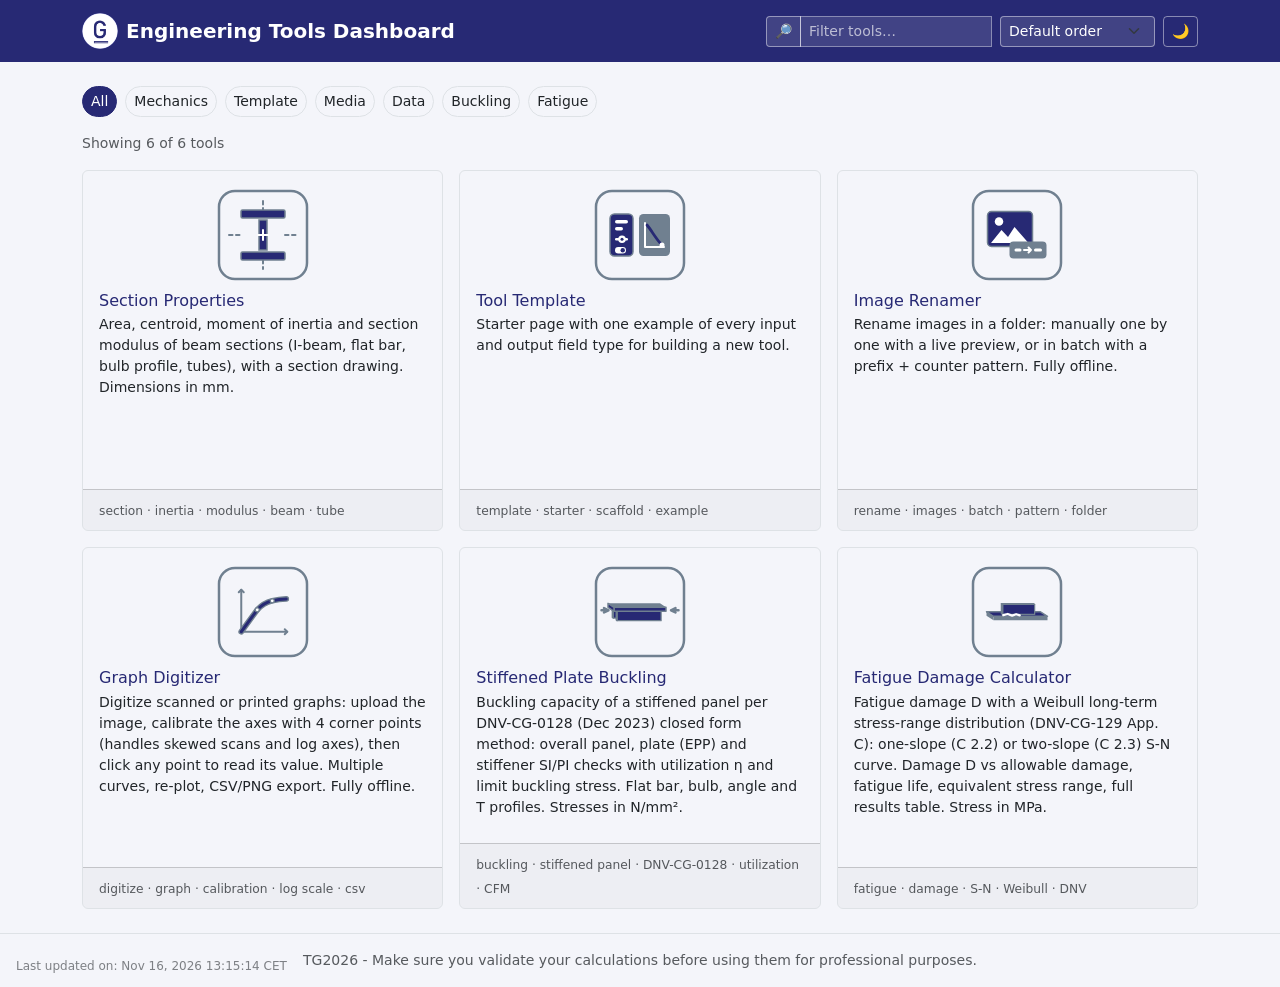
<file: index.html>
<!DOCTYPE html>
<html lang="en" data-bs-theme="light">
<head>
  <meta charset="UTF-8">
  <meta name="viewport" content="width=device-width, initial-scale=1.0">
  <meta name="description" content="Offline engineering tools dashboard: calculation and visualisation tools with results in SI units.">
  <link rel="icon" type="image/png" href="assets/img/favicon.png">
  <title>Engineering Tools Dashboard</title>
  <meta name="last-updated" content="2026-11-16T12:15:14Z">
  <link rel="stylesheet" href="assets/vendor/bootstrap/bootstrap.min.css">
  <link rel="stylesheet" href="assets/css/template.css">
</head>
<body>
  <nav class="navbar navbar-expand-lg sticky-top dashboard-header">
    <div class="container-xl">
      <a class="navbar-brand d-flex align-items-center gap-2" href="index.html">
        <img src="assets/img/logo-navbar.png" alt="Logo" class="navbar-logo">
        <span class="fw-semibold">Engineering Tools Dashboard</span>
      </a>
      <div class="d-flex align-items-center gap-2 ms-auto">
        <div class="input-group input-group-sm" role="search" style="max-width: 280px;">
          <span class="input-group-text">&#128270;</span>
          <input id="tool-search" type="search" class="form-control" placeholder="Filter tools&hellip;" aria-label="Filter tools">
          <button id="search-clear" class="btn btn-sm btn-outline-light d-none" type="button" aria-label="Clear search">&times;</button>
        </div>
        <label class="visually-hidden" for="tool-sort">Sort tools</label>
        <select id="tool-sort" class="form-select form-select-sm dashboard-sort" aria-label="Sort tools">
          <option value="default" selected>Default order</option>
          <option value="az">Name A&ndash;Z</option>
          <option value="recent">Recently added</option>
        </select>
        <button id="theme-toggle" class="btn btn-sm btn-outline-secondary" type="button" aria-label="Toggle light/dark theme">&#127769;</button>
      </div>
    </div>
  </nav>

  <main class="container-xl py-4">
    <div id="category-chips" class="d-flex flex-wrap gap-2 mb-3" role="group" aria-label="Filter by category"></div>

    <p id="result-count" class="text-body-secondary small" aria-live="polite"></p>

    <div class="tile-grid" id="tile-grid">
      <div class="tile" data-id="section-properties" data-category="mechanics" data-updated="2026-10-31" data-keywords="section properties beam cross-section moment of inertia second moment of area section modulus area centroid I-beam HEA IPE flat bar bulb profile Hollandprofiel round tube square tube rectangular tube steel profile Steiner parallel axis theorem bending section drawing plot mm">
        <a href="tools/section-properties.html" class="card tool-card h-100 text-decoration-none">
          <div class="card-body">
            <img class="tile-icon" src="assets/img/tool-icons/tool-section-properties.svg" alt="" width="96" height="96">
            <h2 class="h6 card-title mb-1">Section Properties</h2>
            <p class="card-text small">Area, centroid, moment of inertia and section modulus of beam sections (I-beam, flat bar, bulb profile, tubes), with a section drawing. Dimensions in mm.</p>
          </div>
          <div class="card-footer text-body-secondary"><small><small>section &middot; inertia &middot; modulus &middot; beam &middot; tube</small></small></div>
        </a>
      </div>

      <div class="tile" data-id="template" data-category="template" data-updated="2026-10-31" data-keywords="template starter boilerplate new tool scaffold example fields input output form slider dropdown csv plot table copy download all field types demo">
        <a href="tools/template.html" class="card tool-card h-100 text-decoration-none">
          <div class="card-body">
            <img class="tile-icon" src="assets/img/tool-icons/tool-template.svg" alt="" width="96" height="96">
            <h2 class="h6 card-title mb-1">Tool Template</h2>
            <p class="card-text small">Starter page with one example of every input and output field type for building a new tool.</p>
          </div>
          <div class="card-footer text-body-secondary"><small><small>template &middot; starter &middot; scaffold &middot; example</small></small></div>
        </a>
      </div>

      <div class="tile" data-id="image-renamer" data-category="media" data-updated="2026-11-03" data-keywords="rename images photos pictures batch folder filenames pattern prefix counter manual file names organize jpg png webp gif bmp offline">
        <a href="tools/image-renamer.html" class="card tool-card h-100 text-decoration-none">
          <div class="card-body">
            <img class="tile-icon" src="assets/img/tool-icons/tool-image-renamer.svg" alt="" width="96" height="96">
            <h2 class="h6 card-title mb-1">Image Renamer</h2>
            <p class="card-text small">Rename images in a folder: manually one by one with a live preview, or in batch with a prefix + counter pattern. Fully offline.</p>
          </div>
          <div class="card-footer text-body-secondary"><small><small>rename &middot; images &middot; batch &middot; pattern &middot; folder</small></small></div>
        </a>
      </div>

      <div class="tile" data-id="graph-digitizer" data-category="data" data-updated="2026-11-05" data-keywords="digitize digitizer graph chart plot scan scanned image photo picture curve curves axes axis calibration calibrate corner points homography skew skewed perspective rotation log log-scale logarithmic semi-log extract read values click coordinates overlay grid points series csv png export xy">
        <a href="tools/graph-digitizer.html" class="card tool-card h-100 text-decoration-none">
          <div class="card-body">
            <img class="tile-icon" src="assets/img/tool-icons/tool-graph-digitizer.svg" alt="" width="96" height="96">
            <h2 class="h6 card-title mb-1">Graph Digitizer</h2>
            <p class="card-text small">Digitize scanned or printed graphs: upload the image, calibrate the axes with 4 corner points (handles skewed scans and log axes), then click any point to read its value. Multiple curves, re-plot, CSV/PNG export. Fully offline.</p>
          </div>
          <div class="card-footer text-body-secondary"><small><small>digitize &middot; graph &middot; calibration &middot; log scale &middot; csv</small></small></div>
        </a>
      </div>

      <div class="tile" data-id="stiffened-plate-buckling" data-category="buckling" data-updated="2026-11-16" data-keywords="buckling stiffened panel plate stiffener DNV DNV-CG-0128 closed form method CFM utilization limit buckling stress stress multiplier gamma_c EPP elementary plate panel overall panel capacity global elastic buckling gamma_GEB stiffener induced SI plate induced PI tripping torsional buckling effective width flat bar bulb angle T profile lateral pressure shear compression net scantlings ship structure N/mm2">
        <a href="tools/stiffened-plate-buckling.html" class="card tool-card h-100 text-decoration-none">
          <div class="card-body">
            <img class="tile-icon" src="assets/img/tool-icons/tool-stiffened-plate-buckling.svg" alt="" width="96" height="96">
            <h2 class="h6 card-title mb-1">Stiffened Plate Buckling</h2>
            <p class="card-text small">Buckling capacity of a stiffened panel per DNV-CG-0128 (Dec 2023) closed form method: overall panel, plate (EPP) and stiffener SI/PI checks with utilization &eta; and limit buckling stress. Flat bar, bulb, angle and T profiles. Stresses in N/mm&sup2;.</p>
          </div>
          <div class="card-footer text-body-secondary"><small><small>buckling &middot; stiffened panel &middot; DNV-CG-0128 &middot; utilization &middot; CFM</small></small></div>
        </a>
      </div>

      <div class="tile" data-id="fatigue-damage" data-category="fatigue" data-updated="2026-11-12" data-keywords="fatigue damage D S-N curve SN curve Weibull distribution exceedance DNV DNV-CG-129 one-slope two-slope bi-linear knuckle incomplete gamma stress range FAT class design life zero crossing frequency wave bending Miner ship structure hot spot crack MPa cycles allowable eta pass fail">
        <a href="tools/fatigue-damage.html" class="card tool-card h-100 text-decoration-none">
          <div class="card-body">
            <img class="tile-icon" src="assets/img/tool-icons/tool-fatigue-damage.svg" alt="" width="96" height="96">
            <h2 class="h6 card-title mb-1">Fatigue Damage Calculator</h2>
            <p class="card-text small">Fatigue damage D with a Weibull long-term stress-range distribution (DNV-CG-129 App. C): one-slope (C 2.2) or two-slope (C 2.3) S-N curve. Damage D vs allowable damage, fatigue life, equivalent stress range, full results table. Stress in MPa.</p>
          </div>
          <div class="card-footer text-body-secondary"><small><small>fatigue &middot; damage &middot; S-N &middot; Weibull &middot; DNV</small></small></div>
        </a>
      </div>
    </div>

    <p id="no-results" class="text-center text-body-secondary py-5" hidden>No tools match your filter.</p>
  </main>

  <footer class="dashboard-footer text-center small text-body-secondary py-3 border-top">
    <span class="last-updated" id="last-updated"></span>
    TG2026 - Make sure you validate your calculations before using them for professional purposes.
  </footer>

  <script src="assets/vendor/bootstrap/bootstrap.bundle.min.js"></script>
  <script src="assets/js/template.js"></script>
  <script src="assets/js/dashboard.js"></script>
</body>
</html>
</file>
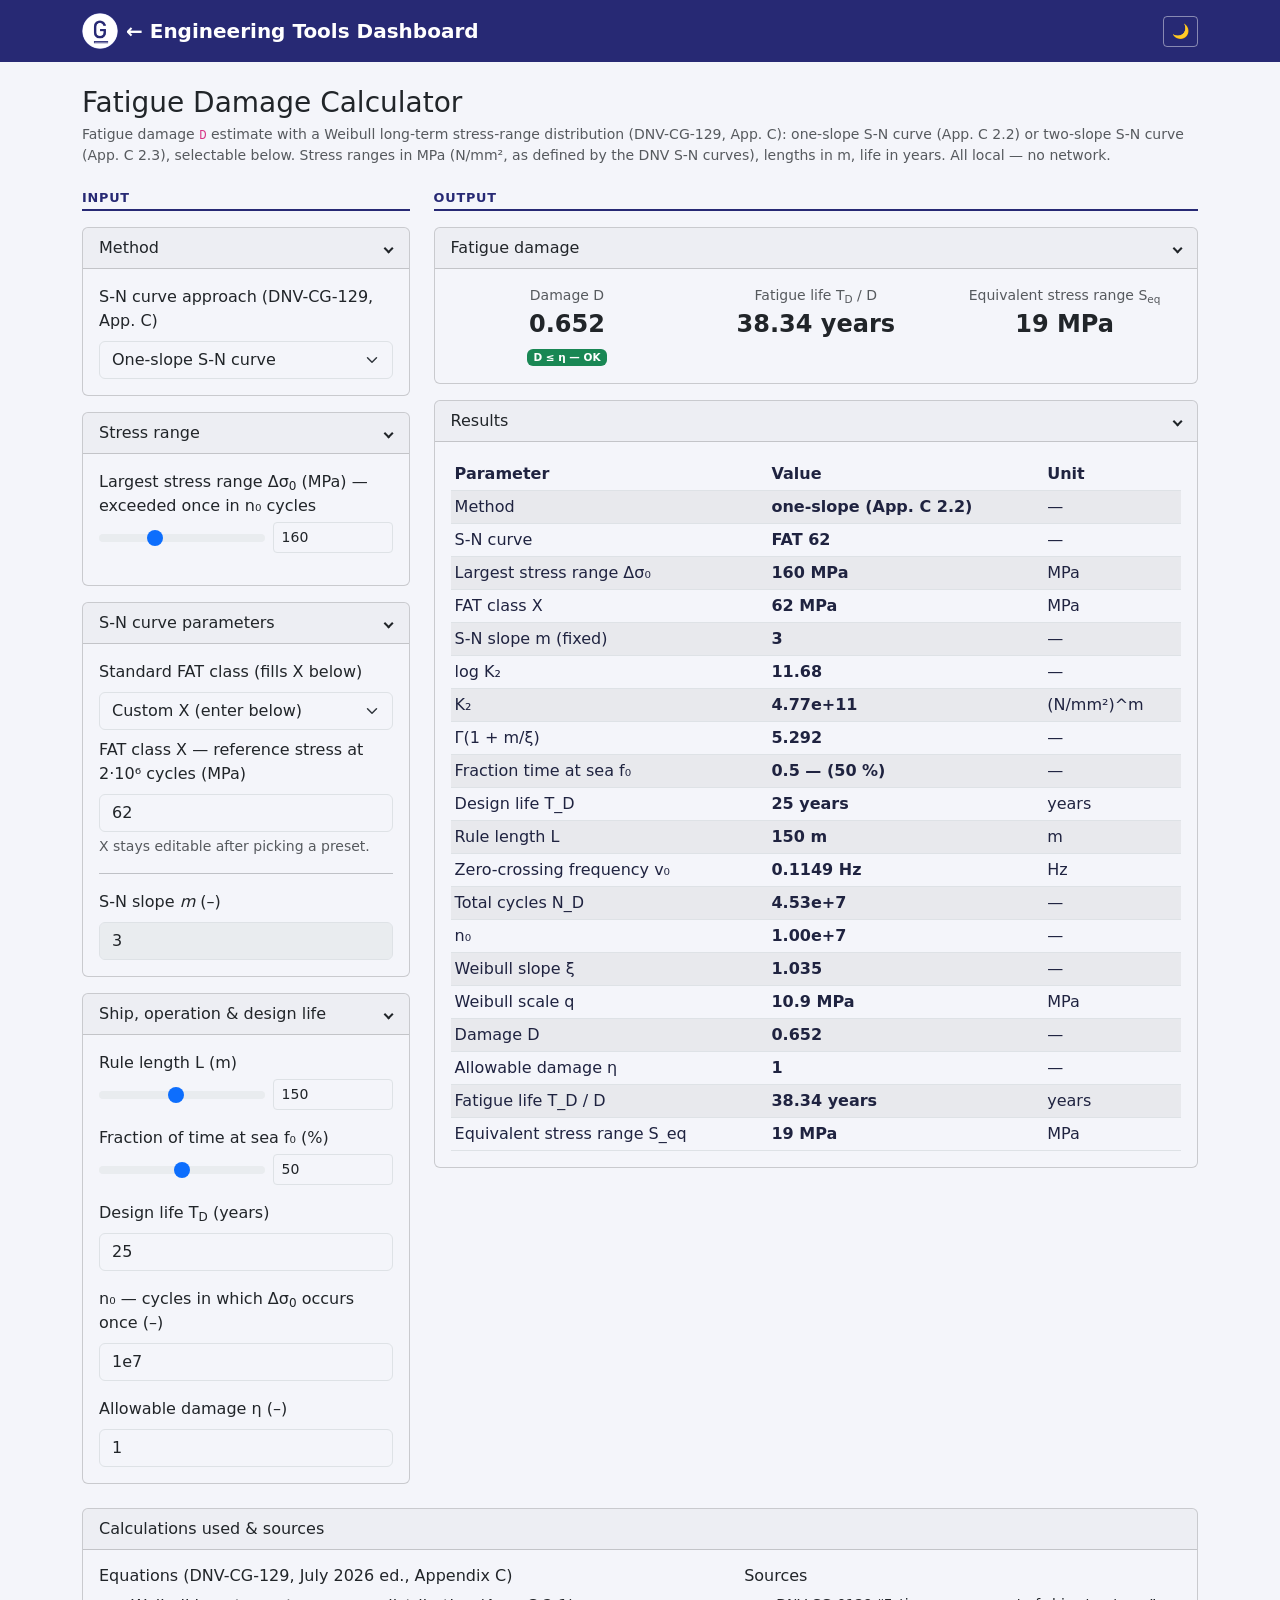
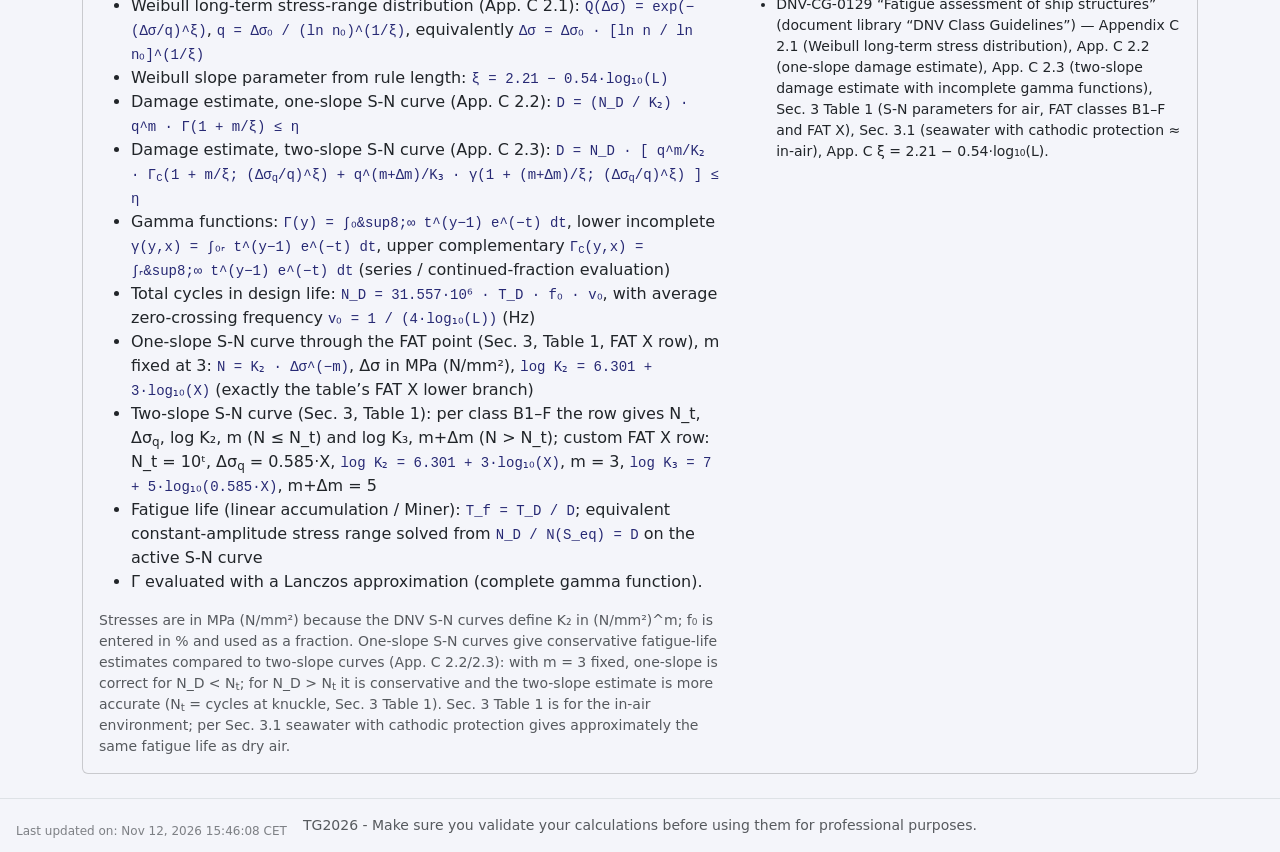
<file: tools/fatigue-damage.html>
<!DOCTYPE html>
<html lang="en" data-bs-theme="light">
<head>
  <meta charset="UTF-8">
  <meta name="viewport" content="width=device-width, initial-scale=1.0">
  <meta name="description" content="Fatigue damage D estimator: one-slope S-N curve with Weibull long-term stress-range distribution (DNV-CG-129 App. C 2.2). Stress in MPa (N/mm^2), offline.">
  <link rel="icon" type="image/png" href="../assets/img/favicon.png">
  <title>Tool: Fatigue Damage Calculator</title>
  <meta name="last-updated" content="2026-11-12T14:46:08Z">
  <link rel="stylesheet" href="../assets/vendor/bootstrap/bootstrap.min.css">
  <link rel="stylesheet" href="../assets/css/template.css">
</head>
<body>
  <nav class="navbar sticky-top dashboard-header">
    <div class="container-xl">
      <a class="navbar-brand d-flex align-items-center gap-2" href="../index.html">
        <img src="../assets/img/logo-navbar.png" alt="Logo" class="navbar-logo">
        <span class="fw-semibold">&larr; Engineering Tools Dashboard</span>
      </a>
      <button id="theme-toggle" class="btn btn-sm btn-outline-secondary ms-auto" type="button" aria-label="Toggle light/dark theme">&#127769;</button>
    </div>
  </nav>

  <main class="container-xl py-4">
    <h1 class="h3 mb-1">Fatigue Damage Calculator</h1>
    <p class="text-body-secondary small mb-4">Fatigue damage <code>D</code> estimate with a Weibull long-term stress-range distribution (DNV-CG-129, App. C): one-slope S-N curve (App. C 2.2) or two-slope S-N curve (App. C 2.3), selectable below. Stress ranges in MPa (N/mm&sup2;, as defined by the DNV S-N curves), lengths in m, life in years. All local &mdash; no network.</p>

    <div class="tool-layout">
      <!-- ============ LEFT: INPUT TILES (30%) ============ -->
      <div class="d-flex flex-column gap-3" id="input-tiles">
        <h2 class="tool-col-header mb-0">Input</h2>
        <form id="tool-inputs" novalidate class="d-flex flex-column gap-3">

          <div class="card">
            <div class="card-header">Method</div>
            <div class="card-body">
              <label for="in-method" class="form-label">S-N curve approach (DNV-CG-129, App. C)</label>
              <select class="form-select" id="in-method">
                <option value="one-slope" selected>One-slope S-N curve</option>
                <option value="two-slope">Two-slope S-N curve</option>
              </select>
            </div>
          </div>

          <div class="card">
            <div class="card-header">Stress range</div>
            <div class="card-body">
              <div class="mb-3">
                <label class="form-label mb-1" for="num-ds0">Largest stress range &Delta;&sigma;<sub>0</sub> (MPa) &mdash; exceeded once in n&#8320; cycles</label>
                <div class="d-flex gap-2 align-items-center">
                  <input type="range" class="form-range flex-grow-1" id="slider-ds0" min="1" max="500" step="1" value="160">
                  <input type="number" class="form-control form-control-sm" style="width: 7.5rem;" id="num-ds0" min="1" max="500" step="any" value="160">
                </div>
              </div>
            </div>
          </div>

          <div class="card">
            <div class="card-header">S-N curve parameters</div>
            <div class="card-body">
              <label for="in-fat-preset" class="form-label">Standard FAT class (fills X below)</label>
              <select class="form-select mb-2" id="in-fat-preset">
                <option value="custom" selected>Custom X (enter below)</option>
                <option value="160">B1 (160 MPa)</option>
                <option value="150">B (150 MPa)</option>
                <option value="140">B2 (140 MPa)</option>
                <option value="125">C (125 MPa)</option>
                <option value="112">C1 (112 MPa)</option>
                <option value="100">C2 (100 MPa)</option>
                <option value="90">D (90 MPa)</option>
                <option value="80">E (80 MPa)</option>
                <option value="71">F (71 MPa)</option>
              </select>
              <label for="num-fat" class="form-label">FAT class X &mdash; reference stress at 2&middot;10&#8310; cycles (MPa)</label>
              <input type="number" class="form-control" id="num-fat" min="1" max="500" step="any" value="62">
              <div class="form-text">X stays editable after picking a preset.</div>
              <hr>
              <label for="num-m" class="form-label">S-N slope <em>m</em> (&ndash;)</label>
              <input type="number" class="form-control" id="num-m" min="1" max="10" step="any" value="3" disabled>
              <div id="m2-row" hidden>
                <label for="num-m2" class="form-label mt-2">S-N slope <em>m</em>+&Delta;m (&ndash;)</label>
                <input type="number" class="form-control" id="num-m2" min="1" max="10" step="any" value="5" disabled>
              </div>
            </div>
          </div>

          <div class="card">
            <div class="card-header">Ship, operation &amp; design life</div>
            <div class="card-body">
              <div class="mb-3">
                <label class="form-label mb-1" for="num-l">Rule length L (m)</label>
                <div class="d-flex gap-2 align-items-center">
                  <input type="range" class="form-range flex-grow-1" id="slider-l" min="20" max="300" step="1" value="150">
                  <input type="number" class="form-control form-control-sm" style="width: 7.5rem;" id="num-l" min="20" max="300" step="any" value="150">
                </div>
              </div>
              <div class="mb-3">
                <label class="form-label mb-1" for="num-f0">Fraction of time at sea f&#8320; (%)</label>
                <div class="d-flex gap-2 align-items-center">
                  <input type="range" class="form-range flex-grow-1" id="slider-f0" min="0" max="100" step="1" value="50">
                  <input type="number" class="form-control form-control-sm" style="width: 7.5rem;" id="num-f0" min="0" max="100" step="any" value="50">
                </div>
              </div>
              <div class="mb-3">
                <label for="num-td" class="form-label">Design life T<sub>D</sub> (years)</label>
                <input type="number" class="form-control" id="num-td" min="0.1" max="100" step="any" value="25">
              </div>
              <div class="mb-3">
                <label for="num-n0" class="form-label">n&#8320; &mdash; cycles in which &Delta;&sigma;<sub>0</sub> occurs once (&ndash;)</label>
                <input type="number" class="form-control" id="num-n0" min="2" step="any" value="1e7">
              </div>
              <div>
                <label for="num-eta" class="form-label">Allowable damage &eta; (&ndash;)</label>
                <input type="number" class="form-control" id="num-eta" min="0.001" max="10" step="any" value="1">
              </div>
            </div>
          </div>

        </form>
      </div>

      <!-- ============ RIGHT: OUTPUT FIELDS (70%) ============ -->
      <div class="d-flex flex-column gap-3">
        <h2 class="tool-col-header mb-0">Output</h2>

        <div class="card">
          <div class="card-header">Fatigue damage</div>
          <div class="card-body">
            <div class="row g-3 text-center">
              <div class="col-6 col-md-4">
                <div class="text-body-secondary small">Damage D</div>
                <div class="result-value fs-4" id="out-d">&mdash;</div>
                <div class="small mt-1"><span class="badge" id="out-status">&mdash;</span></div>
              </div>
              <div class="col-6 col-md-4">
                <div class="text-body-secondary small">Fatigue life T<sub>D</sub> / D</div>
                <div class="result-value fs-4" id="out-life">&mdash;</div>
              </div>
              <div class="col-6 col-md-4">
                <div class="text-body-secondary small">Equivalent stress range S<sub>eq</sub></div>
                <div class="result-value fs-4" id="out-seq">&mdash;</div>
              </div>
            </div>
          </div>
        </div>

        <div class="card">
          <div class="card-header">Results</div>
          <div class="card-body table-responsive">
            <table class="table table-sm table-striped mb-0" id="out-table">
              <thead>
                <tr><th>Parameter</th><th>Value</th><th>Unit</th></tr>
              </thead>
              <tbody></tbody>
            </table>
          </div>
        </div>

      </div>

      <!-- ============ BOTTOM: CALCULATIONS & SOURCES (100%) ============ -->
      <div class="card tool-bottom">
        <div class="card-header">Calculations used &amp; sources</div>
        <div class="card-body">
          <div class="row g-4">
            <div class="col-lg-7">
              <h2 class="h6">Equations (DNV-CG-129, July 2026 ed., Appendix C)</h2>
              <ul class="formula-list mb-3">
                <li>Weibull long-term stress-range distribution (App. C 2.1): <code>Q(&Delta;&sigma;) = exp(&minus;(&Delta;&sigma;/q)^&xi;)</code>, <code>q = &Delta;&sigma;&#8320; / (ln n&#8320;)^(1/&xi;)</code>, equivalently <code>&Delta;&sigma; = &Delta;&sigma;&#8320; &middot; [ln n / ln n&#8320;]^(1/&xi;)</code></li>
                <li>Weibull slope parameter from rule length: <code>&xi; = 2.21 &minus; 0.54&middot;log&#8321;&#8320;(L)</code></li>
                <li>Damage estimate, one-slope S-N curve (App. C 2.2): <code>D = (N_D / K&#8322;) &middot; q^m &middot; &Gamma;(1 + m/&xi;) &le; &eta;</code></li>
                <li>Damage estimate, two-slope S-N curve (App. C 2.3): <code>D = N_D &middot; [ q^m/K&#8322; &middot; &Gamma;<sub>C</sub>(1 + m/&xi;; (Δ&sigma;<sub>q</sub>/q)^&xi;) + q^(m+&Delta;m)/K&#8323; &middot; &gamma;(1 + (m+&Delta;m)/&xi;; (Δ&sigma;<sub>q</sub>/q)^&xi;) ] &le; &eta;</code></li>
                <li>Gamma functions: <code>&Gamma;(y) = &int;&#8320;&sup8;&infin; t^(y&minus;1) e^(&minus;t) dt</code>, lower incomplete <code>&gamma;(y,x) = &int;&#8320;&#7523; t^(y&minus;1) e^(&minus;t) dt</code>, upper complementary <code>&Gamma;<sub>C</sub>(y,x) = &int;&#7523;&sup8;&infin; t^(y&minus;1) e^(&minus;t) dt</code> (series / continued-fraction evaluation)</li>
                <li>Total cycles in design life: <code>N_D = 31.557&middot;10&#8310; &middot; T_D &middot; f&#8320; &middot; v&#8320;</code>, with average zero-crossing frequency <code>v&#8320; = 1 / (4&middot;log&#8321;&#8320;(L))</code> (Hz)</li>
                <li>One-slope S-N curve through the FAT point (Sec. 3, Table 1, FAT X row), m fixed at 3: <code>N = K&#8322; &middot; &Delta;&sigma;^(&minus;m)</code>, &Delta;&sigma; in MPa (N/mm&sup2;), <code>log K&#8322; = 6.301 + 3&middot;log&#8321;&#8320;(X)</code> (exactly the table&rsquo;s FAT X lower branch)</li>
                <li>Two-slope S-N curve (Sec. 3, Table 1): per class B1&ndash;F the row gives N_t, &Delta;&sigma;<sub>q</sub>, log K&#8322;, m (N &le; N_t) and log K&#8323;, m+&Delta;m (N &gt; N_t); custom FAT X row: N_t = 10&#7511;, &Delta;&sigma;<sub>q</sub> = 0.585&middot;X, <code>log K&#8322; = 6.301 + 3&middot;log&#8321;&#8320;(X)</code>, m = 3, <code>log K&#8323; = 7 + 5&middot;log&#8321;&#8320;(0.585&middot;X)</code>, m+&Delta;m = 5</li>
                <li>Fatigue life (linear accumulation / Miner): <code>T_f = T_D / D</code>; equivalent constant-amplitude stress range solved from <code>N_D / N(S_eq) = D</code> on the active S-N curve</li>
                <li>&Gamma; evaluated with a Lanczos approximation (complete gamma function).</li>
              </ul>
              <p class="small text-body-secondary mb-0">Stresses are in MPa (N/mm&sup2;) because the DNV S-N curves define K&#8322; in (N/mm&sup2;)^m; f&#8320; is entered in % and used as a fraction. One-slope S-N curves give conservative fatigue-life estimates compared to two-slope curves (App. C 2.2/2.3): with m = 3 fixed, one-slope is correct for N_D &lt; N<sub>t</sub>; for N_D &gt; N<sub>t</sub> it is conservative and the two-slope estimate is more accurate (N<sub>t</sub> = cycles at knuckle, Sec. 3 Table 1). Sec. 3 Table 1 is for the in-air environment; per Sec. 3.1 seawater with cathodic protection gives approximately the same fatigue life as dry air.</p>
            </div>
            <div class="col-lg-5">
              <h2 class="h6">Sources</h2>
              <ul class="small mb-0">
                <li>DNV-CG-0129 &ldquo;Fatigue assessment of ship structures&rdquo; (document library &ldquo;DNV Class Guidelines&rdquo;) &mdash; Appendix C 2.1 (Weibull long-term stress distribution), App. C 2.2 (one-slope damage estimate), App. C 2.3 (two-slope damage estimate with incomplete gamma functions), Sec. 3 Table 1 (S-N parameters for air, FAT classes B1&ndash;F and FAT X), Sec. 3.1 (seawater with cathodic protection &asymp; in-air), App. C &xi; = 2.21 &minus; 0.54&middot;log&#8321;&#8320;(L).</li>
              </ul>
            </div>
          </div>
        </div>
      </div>
    </div>
  </main>

  <footer class="dashboard-footer text-center small text-body-secondary py-3 border-top">
    <span class="last-updated" id="last-updated"></span>
    TG2026 - Make sure you validate your calculations before using them for professional purposes.
  </footer>

  <script src="../assets/vendor/bootstrap/bootstrap.bundle.min.js"></script>
  <script src="../assets/js/template.js"></script>
  <script src="../assets/js/tools.js"></script>
  <script src="../assets/js/fatigue-damage.js?v=1k2l3m4n"></script>
</body>
</html>
</file>
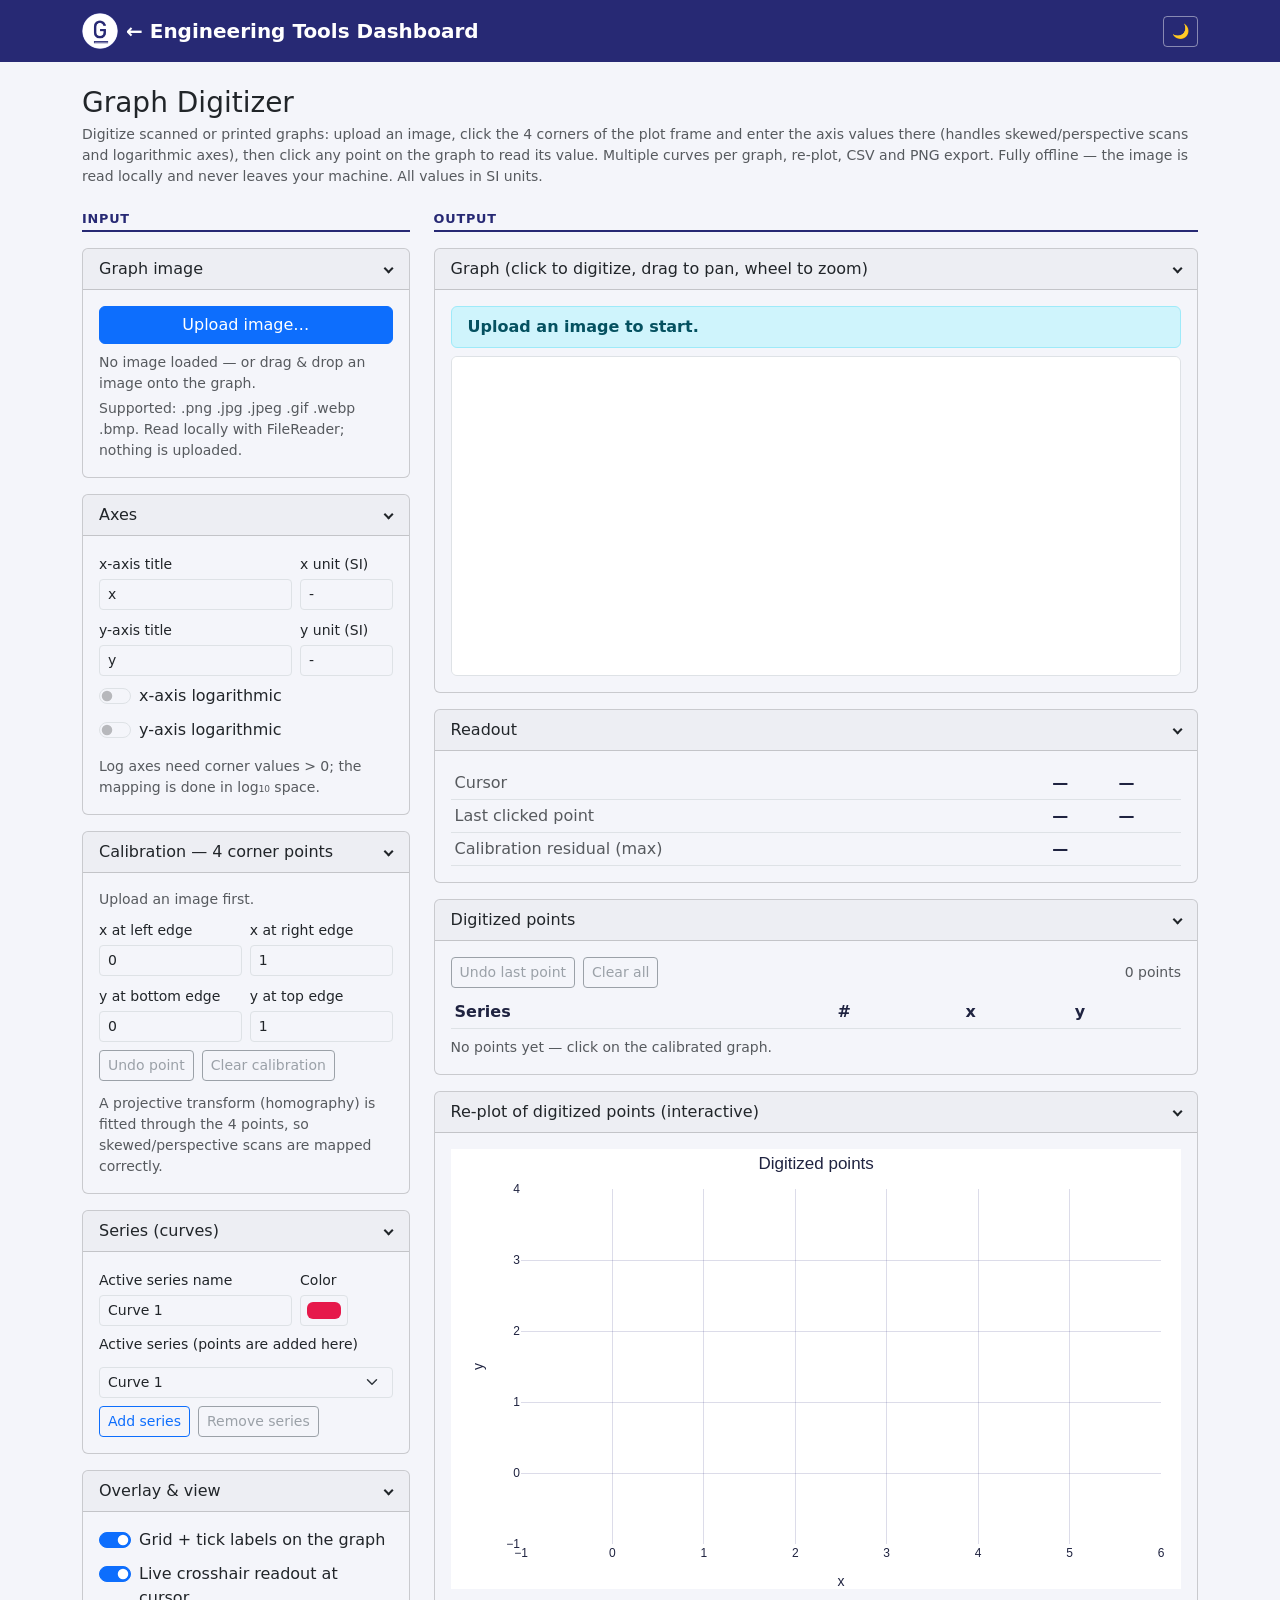
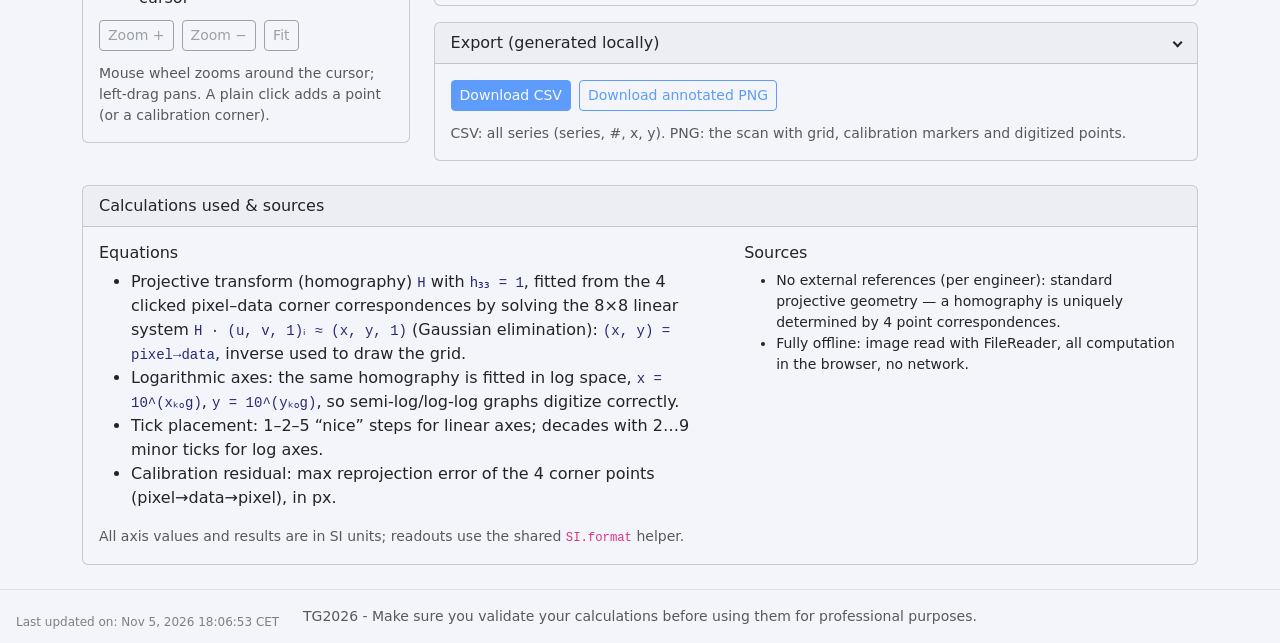
<file: tools/graph-digitizer.html>
<!DOCTYPE html>
<html lang="en" data-bs-theme="light">
<head>
  <meta charset="UTF-8">
  <meta name="viewport" content="width=device-width, initial-scale=1.0">
  <meta name="description" content="Graph digitizer: upload a scanned/printed graph, calibrate the axes with 4 corner points (skew- and log-safe), then click any point to read its value. Multiple curves, CSV/PNG export. Fully offline, SI units.">
  <link rel="icon" type="image/png" href="../assets/img/favicon.png">
  <title>Tool: Graph Digitizer</title>
  <meta name="last-updated" content="2026-11-05T17:06:53Z">
  <link rel="stylesheet" href="../assets/vendor/bootstrap/bootstrap.min.css">
  <link rel="stylesheet" href="../assets/css/template.css">
</head>
<body>
  <nav class="navbar sticky-top dashboard-header">
    <div class="container-xl">
      <a class="navbar-brand d-flex align-items-center gap-2" href="../index.html">
        <img src="../assets/img/logo-navbar.png" alt="Logo" class="navbar-logo">
        <span class="fw-semibold">&larr; Engineering Tools Dashboard</span>
      </a>
      <button id="theme-toggle" class="btn btn-sm btn-outline-secondary ms-auto" type="button" aria-label="Toggle light/dark theme">&#127769;</button>
    </div>
  </nav>

  <main class="container-xl py-4">
    <h1 class="h3 mb-1">Graph Digitizer</h1>
    <p class="text-body-secondary small mb-4">Digitize scanned or printed graphs: upload an image, click the 4 corners of the plot frame and enter the axis values there (handles skewed/perspective scans and logarithmic axes), then click any point on the graph to read its value. Multiple curves per graph, re-plot, CSV and PNG export. Fully offline &mdash; the image is read locally and never leaves your machine. All values in SI units.</p>

    <div class="tool-layout">
      <!-- ============ LEFT: INPUT TILES (30%) ============ -->
      <div class="d-flex flex-column gap-3" id="input-tiles">
        <h2 class="tool-col-header mb-0">Input</h2>
        <form id="tool-inputs" novalidate class="d-flex flex-column gap-3">

          <div class="card">
            <div class="card-header">Graph image</div>
            <div class="card-body">
              <button id="btn-upload" class="btn btn-primary w-100" type="button">Upload image&hellip;</button>
              <input type="file" id="in-image" accept="image/*,.png,.jpg,.jpeg,.gif,.webp,.bmp" hidden>
              <div id="image-status" class="small text-body-secondary mt-2">No image loaded &mdash; or drag &amp; drop an image onto the graph.</div>
              <div id="error-msg" class="alert alert-danger mt-2 mb-0 d-none" role="alert"></div>
              <div class="form-text">Supported: .png .jpg .jpeg .gif .webp .bmp. Read locally with FileReader; nothing is uploaded.</div>
            </div>
          </div>

          <div class="card">
            <div class="card-header">Axes</div>
            <div class="card-body d-flex flex-column gap-2">
              <div class="row g-2">
                <div class="col-8">
                  <label for="in-x-title" class="form-label small mb-1">x-axis title</label>
                  <input type="text" class="form-control form-control-sm" id="in-x-title" value="x" maxlength="60">
                </div>
                <div class="col-4">
                  <label for="in-x-unit" class="form-label small mb-1">x unit (SI)</label>
                  <input type="text" class="form-control form-control-sm" id="in-x-unit" value="-" maxlength="12" placeholder="e.g. m, s, N">
                </div>
              </div>
              <div class="row g-2">
                <div class="col-8">
                  <label for="in-y-title" class="form-label small mb-1">y-axis title</label>
                  <input type="text" class="form-control form-control-sm" id="in-y-title" value="y" maxlength="60">
                </div>
                <div class="col-4">
                  <label for="in-y-unit" class="form-label small mb-1">y unit (SI)</label>
                  <input type="text" class="form-control form-control-sm" id="in-y-unit" value="-" maxlength="12" placeholder="e.g. m, s, N">
                </div>
              </div>
              <div class="form-check form-switch">
                <input class="form-check-input" type="checkbox" role="switch" id="in-log-x">
                <label class="form-check-label" for="in-log-x">x-axis logarithmic</label>
              </div>
              <div class="form-check form-switch">
                <input class="form-check-input" type="checkbox" role="switch" id="in-log-y">
                <label class="form-check-label" for="in-log-y">y-axis logarithmic</label>
              </div>
              <div class="form-text">Log axes need corner values &gt; 0; the mapping is done in log&#8321;&#8320; space.</div>
            </div>
          </div>

          <div class="card">
            <div class="card-header">Calibration &mdash; 4 corner points</div>
            <div class="card-body d-flex flex-column gap-2">
              <div id="calib-status" class="small text-body-secondary" aria-live="polite">Upload an image, then click the plot-frame corners in order: 1 bottom-left, 2 bottom-right, 3 top-right, 4 top-left. Drag a marker to adjust it.</div>
              <div class="row g-2">
                <div class="col-6">
                  <label for="in-cal-x-left" class="form-label small mb-1">x at left edge</label>
                  <input type="number" class="form-control form-control-sm" id="in-cal-x-left" step="any" value="0">
                </div>
                <div class="col-6">
                  <label for="in-cal-x-right" class="form-label small mb-1">x at right edge</label>
                  <input type="number" class="form-control form-control-sm" id="in-cal-x-right" step="any" value="1">
                </div>
              </div>
              <div class="row g-2">
                <div class="col-6">
                  <label for="in-cal-y-bottom" class="form-label small mb-1">y at bottom edge</label>
                  <input type="number" class="form-control form-control-sm" id="in-cal-y-bottom" step="any" value="0">
                </div>
                <div class="col-6">
                  <label for="in-cal-y-top" class="form-label small mb-1">y at top edge</label>
                  <input type="number" class="form-control form-control-sm" id="in-cal-y-top" step="any" value="1">
                </div>
              </div>
              <div id="calib-error" class="alert alert-danger py-1 px-2 small mb-0 d-none" role="alert"></div>
              <div class="d-flex gap-2">
                <button id="btn-undo-cal" class="btn btn-outline-secondary btn-sm" type="button" disabled>Undo point</button>
                <button id="btn-clear-cal" class="btn btn-outline-secondary btn-sm" type="button" disabled>Clear calibration</button>
              </div>
              <div class="form-text">A projective transform (homography) is fitted through the 4 points, so skewed/perspective scans are mapped correctly.</div>
            </div>
          </div>

          <div class="card">
            <div class="card-header">Series (curves)</div>
            <div class="card-body d-flex flex-column gap-2">
              <div class="row g-2">
                <div class="col-8">
                  <label for="in-series-name" class="form-label small mb-1">Active series name</label>
                  <input type="text" class="form-control form-control-sm" id="in-series-name" value="Curve 1" maxlength="60">
                </div>
                <div class="col-4">
                  <label for="in-series-color" class="form-label small mb-1">Color</label>
                  <input type="color" class="form-control form-control-color form-control-sm" id="in-series-color" value="#e6194b" title="Series color">
                </div>
              </div>
              <label for="in-series-select" class="form-label small mb-1">Active series (points are added here)</label>
              <select class="form-select form-select-sm" id="in-series-select"></select>
              <div class="d-flex gap-2">
                <button id="btn-add-series" class="btn btn-outline-primary btn-sm" type="button">Add series</button>
                <button id="btn-remove-series" class="btn btn-outline-secondary btn-sm" type="button">Remove series</button>
              </div>
            </div>
          </div>

          <div class="card">
            <div class="card-header">Overlay &amp; view</div>
            <div class="card-body d-flex flex-column gap-2">
              <div class="form-check form-switch">
                <input class="form-check-input" type="checkbox" role="switch" id="in-show-grid" checked>
                <label class="form-check-label" for="in-show-grid">Grid + tick labels on the graph</label>
              </div>
              <div class="form-check form-switch">
                <input class="form-check-input" type="checkbox" role="switch" id="in-show-crosshair" checked>
                <label class="form-check-label" for="in-show-crosshair">Live crosshair readout at cursor</label>
              </div>
              <div class="d-flex gap-2">
                <button id="btn-zoom-in" class="btn btn-outline-secondary btn-sm" type="button" disabled>Zoom +</button>
                <button id="btn-zoom-out" class="btn btn-outline-secondary btn-sm" type="button" disabled>Zoom &minus;</button>
                <button id="btn-zoom-fit" class="btn btn-outline-secondary btn-sm" type="button" disabled>Fit</button>
              </div>
              <div class="form-text">Mouse wheel zooms around the cursor; left-drag pans. A plain click adds a point (or a calibration corner).</div>
            </div>
          </div>

        </form>
      </div>

      <!-- ============ RIGHT: OUTPUT FIELDS (70%) ============ -->
      <div class="d-flex flex-column gap-3">
        <h2 class="tool-col-header mb-0">Output</h2>

        <div class="card">
          <div class="card-header">Graph (click to digitize, drag to pan, wheel to zoom)</div>
          <div class="card-body">
            <div id="graph-instruction" class="alert alert-info py-2 mb-2 fw-semibold" role="status">Upload an image to start.</div>
            <div id="graph-wrap" style="position:relative; width:100%; height:320px; overflow:hidden; border:1px solid var(--bs-border-color); border-radius:0.375rem; background:var(--bs-tertiary-bg);">
              <canvas id="graph-image" style="position:absolute; inset:0; width:100%; height:100%;"></canvas>
              <canvas id="graph-overlay" style="position:absolute; inset:0; width:100%; height:100%; cursor:crosshair; touch-action:none;"></canvas>
            </div>
          </div>
        </div>

        <div class="card">
          <div class="card-header">Readout</div>
          <div class="card-body">
            <table class="table table-sm mb-0">
              <tbody>
                <tr><td class="text-body-secondary">Cursor</td><td class="result-value" id="out-cursor-x">&mdash;</td><td class="result-value" id="out-cursor-y">&mdash;</td></tr>
                <tr><td class="text-body-secondary">Last clicked point</td><td class="result-value" id="out-last-x">&mdash;</td><td class="result-value" id="out-last-y">&mdash;</td></tr>
                <tr><td class="text-body-secondary">Calibration residual (max)</td><td class="result-value" id="out-residual" colspan="2">&mdash;</td></tr>
              </tbody>
            </table>
          </div>
        </div>

        <div class="card">
          <div class="card-header">Digitized points</div>
          <div class="card-body">
            <div class="d-flex align-items-center gap-2 mb-2">
              <button id="btn-undo-point" class="btn btn-outline-secondary btn-sm" type="button" disabled>Undo last point</button>
              <button id="btn-clear-points" class="btn btn-outline-secondary btn-sm" type="button" disabled>Clear all</button>
              <span id="points-count" class="small text-body-secondary ms-auto">0 points</span>
            </div>
            <div class="table-responsive" style="max-height: 280px;">
              <table class="table table-sm table-striped mb-0" id="points-table">
                <thead>
                  <tr><th>Series</th><th>#</th><th>x</th><th>y</th></tr>
                </thead>
                <tbody></tbody>
              </table>
              <p class="text-body-secondary small mb-0 mt-2" id="points-empty">No points yet &mdash; click on the calibrated graph.</p>
            </div>
          </div>
        </div>

        <div class="card">
          <div class="card-header">Re-plot of digitized points (interactive)</div>
          <div class="card-body">
            <div id="out-plot" class="tool-plot"></div>
          </div>
        </div>

        <div class="card">
          <div class="card-header">Export (generated locally)</div>
          <div class="card-body d-flex flex-wrap align-items-center gap-2">
            <button id="btn-csv" class="btn btn-primary btn-sm" type="button" disabled>Download CSV</button>
            <button id="btn-png" class="btn btn-outline-primary btn-sm" type="button" disabled>Download annotated PNG</button>
            <span class="form-text mb-0">CSV: all series (series, #, x, y). PNG: the scan with grid, calibration markers and digitized points.</span>
          </div>
        </div>

      </div>

      <!-- ============ BOTTOM: CALCULATIONS & SOURCES (100%) ============ -->
      <div class="card tool-bottom">
        <div class="card-header">Calculations used &amp; sources</div>
        <div class="card-body">
          <div class="row g-4">
            <div class="col-lg-7">
              <h2 class="h6">Equations</h2>
              <ul class="formula-list mb-3">
                <li>Projective transform (homography) <code>H</code> with <code>h&#8323;&#8323; = 1</code>, fitted from the 4 clicked pixel&ndash;data corner correspondences by solving the 8&times;8 linear system <code>H &middot; (u, v, 1)&#7522; &asymp; (x, y, 1)</code> (Gaussian elimination): <code>(x, y) = pixel&rarr;data</code>, inverse used to draw the grid.</li>
                <li>Logarithmic axes: the same homography is fitted in log space, <code>x = 10^(x&#8342;&#8338;g)</code>, <code>y = 10^(y&#8342;&#8338;g)</code>, so semi-log/log-log graphs digitize correctly.</li>
                <li>Tick placement: 1&ndash;2&ndash;5 &ldquo;nice&rdquo; steps for linear axes; decades with 2&hellip;9 minor ticks for log axes.</li>
                <li>Calibration residual: max reprojection error of the 4 corner points (pixel&rarr;data&rarr;pixel), in px.</li>
              </ul>
              <p class="small text-body-secondary mb-0">All axis values and results are in SI units; readouts use the shared <code>SI.format</code> helper.</p>
            </div>
            <div class="col-lg-5">
              <h2 class="h6">Sources</h2>
              <ul class="small mb-0">
                <li>No external references (per engineer): standard projective geometry &mdash; a homography is uniquely determined by 4 point correspondences.</li>
                <li>Fully offline: image read with FileReader, all computation in the browser, no network.</li>
              </ul>
            </div>
          </div>
        </div>
      </div>
    </div>
  </main>

  <footer class="dashboard-footer text-center small text-body-secondary py-3 border-top">
    <span class="last-updated" id="last-updated"></span>
    TG2026 - Make sure you validate your calculations before using them for professional purposes.
  </footer>

  <script src="../assets/vendor/bootstrap/bootstrap.bundle.min.js"></script>
  <script src="../assets/vendor/plotly/plotly-cartesian.min.js"></script>
  <script src="../assets/js/template.js"></script>
  <script src="../assets/js/tools.js"></script>
  <script src="../assets/js/graph-digitizer.js"></script>
</body>
</html>
</file>
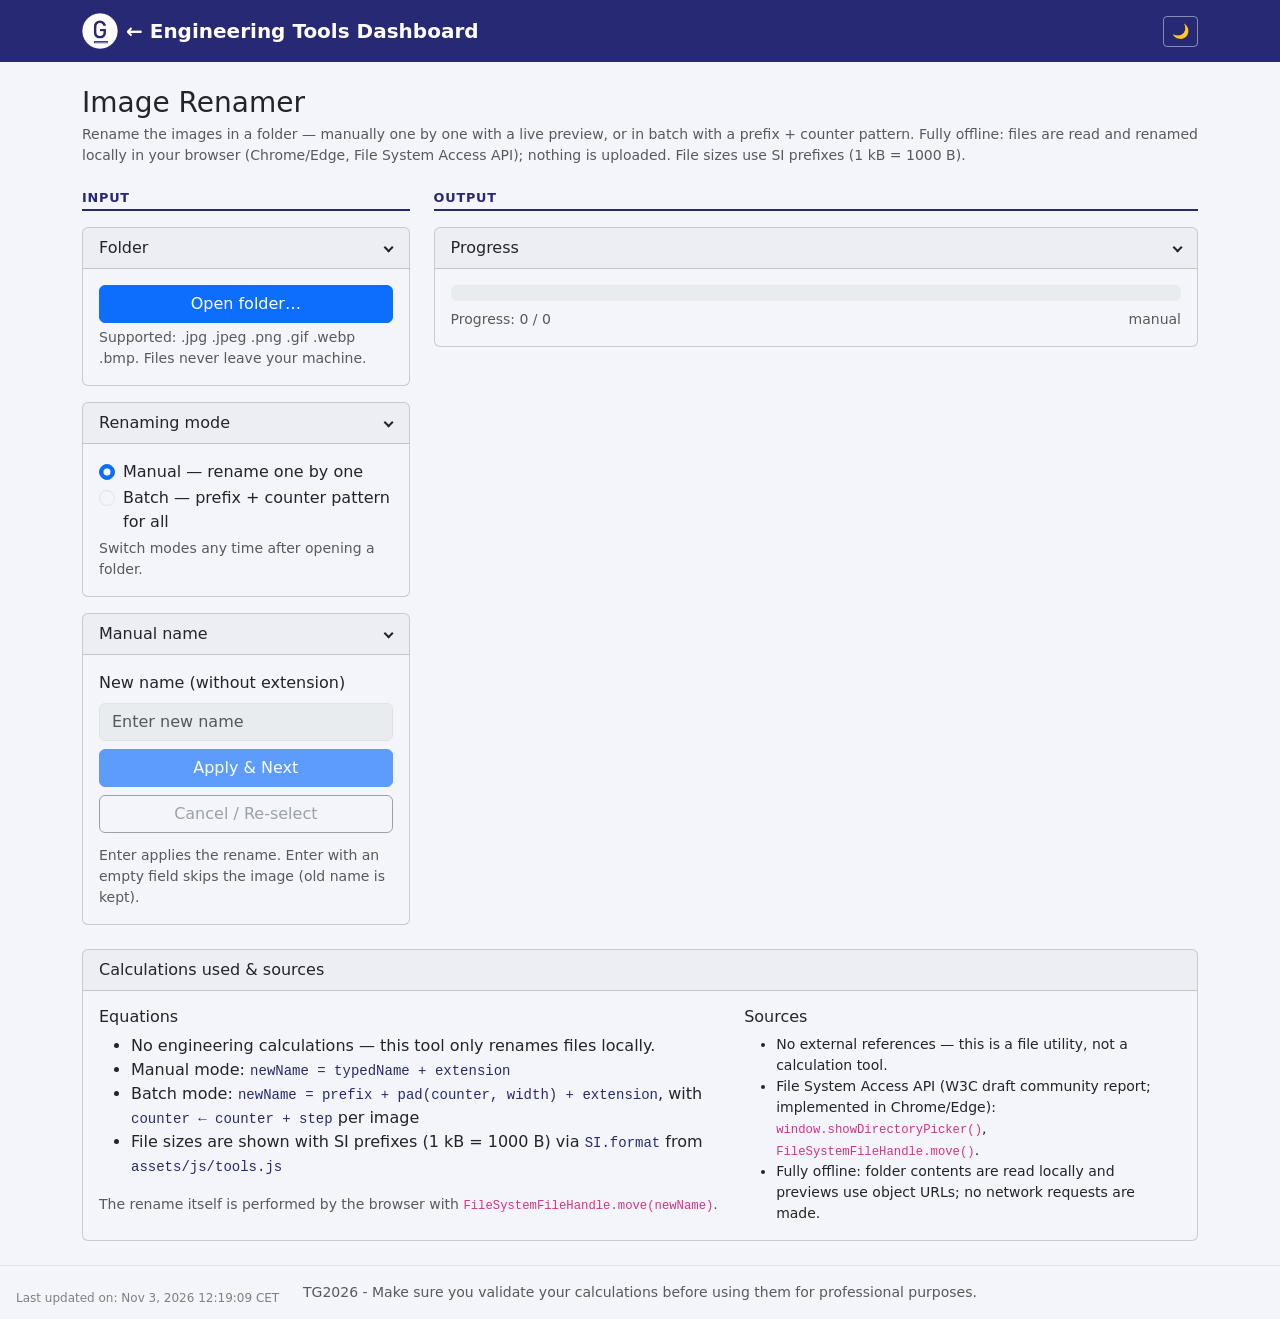
<file: tools/image-renamer.html>
<!DOCTYPE html>
<html lang="en" data-bs-theme="light">
<head>
  <meta charset="UTF-8">
  <meta name="viewport" content="width=device-width, initial-scale=1.0">
  <meta name="description" content="Image renamer: rename the images in a local folder manually one by one with a live preview, or in batch with a prefix + counter pattern. Fully offline (File System Access API), no network.">
  <link rel="icon" type="image/png" href="../assets/img/favicon.png">
  <title>Tool: Image Renamer</title>
  <meta name="last-updated" content="2026-11-03T11:19:09Z">
  <link rel="stylesheet" href="../assets/vendor/bootstrap/bootstrap.min.css">
  <link rel="stylesheet" href="../assets/css/template.css">
</head>
<body>
  <nav class="navbar sticky-top dashboard-header">
    <div class="container-xl">
      <a class="navbar-brand d-flex align-items-center gap-2" href="../index.html">
        <img src="../assets/img/logo-navbar.png" alt="Logo" class="navbar-logo">
        <span class="fw-semibold">&larr; Engineering Tools Dashboard</span>
      </a>
      <button id="theme-toggle" class="btn btn-sm btn-outline-secondary ms-auto" type="button" aria-label="Toggle light/dark theme">&#127769;</button>
    </div>
  </nav>

  <main class="container-xl py-4">
    <h1 class="h3 mb-1">Image Renamer</h1>
    <p class="text-body-secondary small mb-4">Rename the images in a folder &mdash; manually one by one with a live preview, or in batch with a prefix + counter pattern. Fully offline: files are read and renamed locally in your browser (Chrome/Edge, File System Access API); nothing is uploaded. File sizes use SI prefixes (1 kB = 1000 B).</p>

    <div class="tool-layout">
      <!-- ============ LEFT: INPUTS (30%) ============ -->
      <div class="d-flex flex-column gap-3" id="input-tiles">
        <h2 class="tool-col-header mb-0">Input</h2>
        <form id="tool-inputs" novalidate class="d-flex flex-column gap-3">

          <div class="card">
            <div class="card-header">Folder</div>
            <div class="card-body">
              <button id="btn-open-folder" class="btn btn-primary w-100" type="button">Open folder&hellip;</button>
              <div id="folder-path" class="small text-body-secondary mt-2 d-none" aria-live="polite"></div>
              <div id="error-msg" class="alert alert-danger mt-2 mb-0 d-none" role="alert"></div>
              <div class="form-text">Supported: .jpg .jpeg .png .gif .webp .bmp. Files never leave your machine.</div>
            </div>
          </div>

          <div class="card">
            <div class="card-header">Renaming mode</div>
            <div class="card-body">
              <div class="form-check">
                <input class="form-check-input" type="radio" name="rename-mode" id="mode-manual" value="manual" checked>
                <label class="form-check-label" for="mode-manual">Manual &mdash; rename one by one</label>
              </div>
              <div class="form-check">
                <input class="form-check-input" type="radio" name="rename-mode" id="mode-batch" value="batch">
                <label class="form-check-label" for="mode-batch">Batch &mdash; prefix + counter pattern for all</label>
              </div>
              <div class="form-text">Switch modes any time after opening a folder.</div>
            </div>
          </div>

          <div class="card" id="card-manual">
            <div class="card-header">Manual name</div>
            <div class="card-body d-flex flex-column gap-2">
              <div>
                <label for="in-new-name" class="form-label">New name (without extension)</label>
                <input type="text" class="form-control" id="in-new-name" placeholder="Enter new name" autocomplete="off" maxlength="120" disabled>
              </div>
              <button id="btn-apply" class="btn btn-primary" type="button" disabled>Apply &amp; Next</button>
              <button id="btn-cancel" class="btn btn-outline-secondary" type="button" disabled>Cancel / Re-select</button>
              <div class="form-text">Enter applies the rename. Enter with an empty field skips the image (old name is kept).</div>
            </div>
          </div>

          <div class="card" id="card-batch" hidden>
            <div class="card-header">Batch pattern</div>
            <div class="card-body d-flex flex-column gap-2">
              <div>
                <label for="in-prefix" class="form-label">Prefix</label>
                <input type="text" class="form-control" id="in-prefix" value="" maxlength="60" placeholder="e.g. IMG_" disabled>
              </div>
              <div class="row g-2">
                <div class="col-4">
                  <label for="in-counter-start" class="form-label small mb-1">Counter start</label>
                  <input type="number" class="form-control form-control-sm" id="in-counter-start" min="0" step="1" value="1" disabled>
                </div>
                <div class="col-4">
                  <label for="in-counter-step" class="form-label small mb-1">Step</label>
                  <input type="number" class="form-control form-control-sm" id="in-counter-step" min="1" step="1" value="1" disabled>
                </div>
                <div class="col-4">
                  <label for="in-padding" class="form-label small mb-1">Zero-pad width</label>
                  <input type="number" class="form-control form-control-sm" id="in-padding" min="0" max="10" step="1" value="0" disabled>
                </div>
              </div>
              <div class="form-text">New name = prefix + counter + extension, e.g. <code>IMG_0001.jpg</code> (width 4). Counter increases by step per image.</div>
              <button id="btn-apply-batch" class="btn btn-primary" type="button" disabled>Apply pattern to all</button>
            </div>
          </div>

        </form>
      </div>

      <!-- ============ RIGHT: OUTPUTS (70%) ============ -->
      <div class="d-flex flex-column gap-3">
        <h2 class="tool-col-header mb-0">Output</h2>

        <div class="card">
          <div class="card-header">Progress</div>
          <div class="card-body">
            <div class="progress mb-2" role="progressbar" aria-label="Renaming progress" aria-valuemin="0" aria-valuemax="100" aria-valuenow="0" id="progress">
              <div class="progress-bar" id="progress-bar" style="width: 0%"></div>
            </div>
            <div class="d-flex justify-content-between small text-body-secondary">
              <span id="status-bar">Progress: 0 / 0</span>
              <span id="progress-mode"></span>
            </div>
            <div id="done-msg" class="alert alert-success mt-3 mb-0 d-none" role="status"></div>
          </div>
        </div>

        <div class="card" id="card-preview-manual" hidden>
          <div class="card-header">Current image (manual mode)</div>
          <div class="card-body">
            <img id="image-preview" class="img-fluid border rounded" alt="Preview of the current image" hidden style="max-height: 50vh;">
            <p class="text-body-secondary small mb-2" id="preview-placeholder">Open a folder to preview its images here.</p>
            <div class="small text-body-secondary" id="file-info">&mdash;</div>
          </div>
        </div>

        <div class="card" id="card-preview-batch" hidden>
          <div class="card-header">Batch preview &mdash; 3 random images from the folder</div>
          <div class="card-body">
            <div class="row g-2" id="batch-thumbs">
              <div class="col-4"><img class="img-fluid border rounded" id="thumb-0" alt="Random batch preview 1" hidden style="max-height: 140px;"></div>
              <div class="col-4"><img class="img-fluid border rounded" id="thumb-1" alt="Random batch preview 2" hidden style="max-height: 140px;"></div>
              <div class="col-4"><img class="img-fluid border rounded" id="thumb-2" alt="Random batch preview 3" hidden style="max-height: 140px;"></div>
            </div>
            <p class="text-body-secondary small mt-2 mb-0" id="batch-placeholder">Open a folder and switch to batch mode to see previews.</p>
          </div>
        </div>

        <div class="card" id="card-file-list" hidden>
          <div class="card-header">File list (batch mode)</div>
          <div class="card-body table-responsive" style="max-height: 360px;">
            <table class="table table-sm table-striped mb-0" id="out-table">
              <thead>
                <tr><th>#</th><th>Original name</th><th>New name</th></tr>
              </thead>
              <tbody id="file-list-body"></tbody>
            </table>
          </div>
        </div>

      </div>

      <!-- ============ BOTTOM: CALCULATIONS & SOURCES (100%) ============ -->
      <div class="card tool-bottom">
        <div class="card-header">Calculations used &amp; sources</div>
        <div class="card-body">
          <div class="row g-4">
            <div class="col-lg-7">
              <h2 class="h6">Equations</h2>
              <ul class="formula-list mb-3">
                <li>No engineering calculations &mdash; this tool only renames files locally.</li>
                <li>Manual mode: <code>newName = typedName + extension</code></li>
                <li>Batch mode: <code>newName = prefix + pad(counter, width) + extension</code>, with <code>counter &larr; counter + step</code> per image</li>
                <li>File sizes are shown with SI prefixes (1 kB = 1000 B) via <code>SI.format</code> from <code>assets/js/tools.js</code></li>
              </ul>
              <p class="small text-body-secondary mb-0">The rename itself is performed by the browser with <code>FileSystemFileHandle.move(newName)</code>.</p>
            </div>
            <div class="col-lg-5">
              <h2 class="h6">Sources</h2>
              <ul class="small mb-0">
                <li>No external references &mdash; this is a file utility, not a calculation tool.</li>
                <li>File System Access API (W3C draft community report; implemented in Chrome/Edge): <code>window.showDirectoryPicker()</code>, <code>FileSystemFileHandle.move()</code>.</li>
                <li>Fully offline: folder contents are read locally and previews use object URLs; no network requests are made.</li>
              </ul>
            </div>
          </div>
        </div>
      </div>
    </div>
  </main>

  <footer class="dashboard-footer text-center small text-body-secondary py-3 border-top">
    <span class="last-updated" id="last-updated"></span>
    TG2026 - Make sure you validate your calculations before using them for professional purposes.
  </footer>

  <script src="../assets/vendor/bootstrap/bootstrap.bundle.min.js"></script>
  <script src="../assets/js/template.js"></script>
  <script src="../assets/js/tools.js"></script>
  <script src="../assets/js/image-renamer.js?v=16137e93"></script>
</body>
</html>
</file>
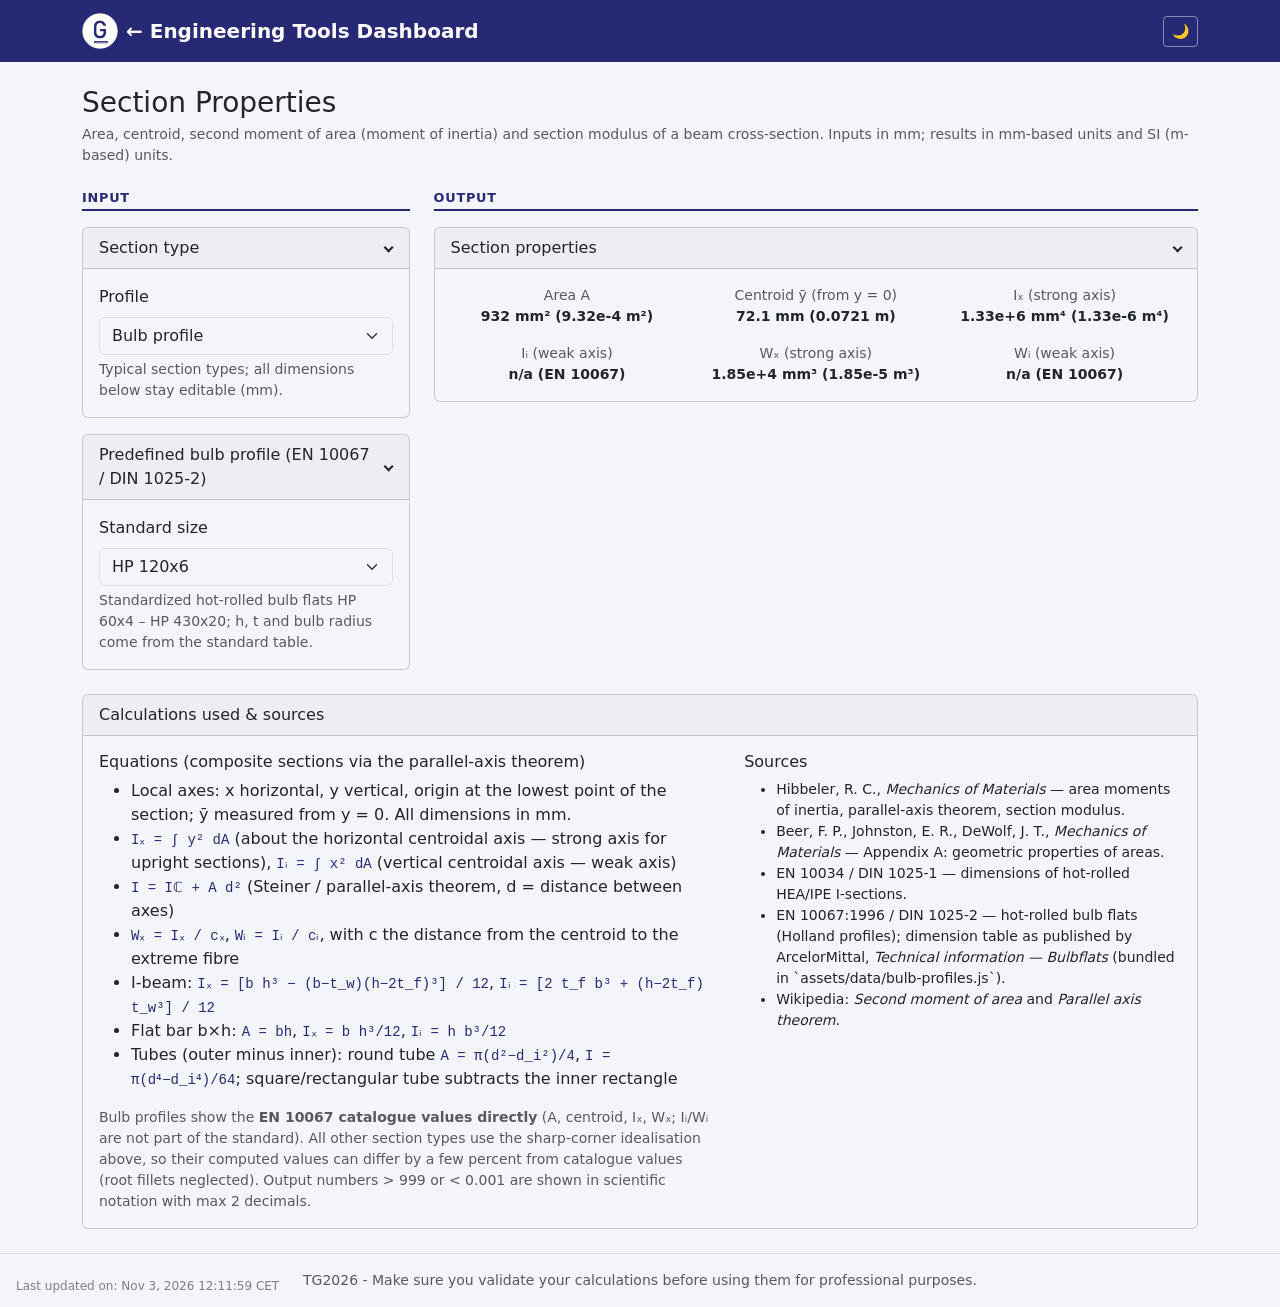
<file: tools/section-properties.html>
<!DOCTYPE html>
<html lang="en" data-bs-theme="light">
<head>
  <meta charset="UTF-8">
  <meta name="viewport" content="width=device-width, initial-scale=1.0">
  <meta name="description" content="Section properties tool: area, centroid, second moment of area (moment of inertia) and section modulus of common beam cross-sections. Dimensions in mm, offline.">
  <link rel="icon" type="image/png" href="../assets/img/favicon.png">
  <title>Tool: Section Properties</title>
  <meta name="last-updated" content="2026-11-03T11:11:59Z">
  <link rel="stylesheet" href="../assets/vendor/bootstrap/bootstrap.min.css">
  <link rel="stylesheet" href="../assets/css/template.css">
</head>
<body>
  <nav class="navbar sticky-top dashboard-header">
    <div class="container-xl">
      <a class="navbar-brand d-flex align-items-center gap-2" href="../index.html">
        <img src="../assets/img/logo-navbar.png" alt="Logo" class="navbar-logo">
        <span class="fw-semibold">&larr; Engineering Tools Dashboard</span>
      </a>
      <button id="theme-toggle" class="btn btn-sm btn-outline-secondary ms-auto" type="button" aria-label="Toggle light/dark theme">&#127769;</button>
    </div>
  </nav>

  <main class="container-xl py-4">
    <h1 class="h3 mb-1">Section Properties</h1>
    <p class="text-body-secondary small mb-4">Area, centroid, second moment of area (moment of inertia) and section modulus of a beam cross-section. Inputs in mm; results in mm-based units and SI (m-based) units.</p>

    <div class="tool-layout">
      <!-- ============ LEFT: INPUTS (30%) ============ -->
      <div class="d-flex flex-column gap-3" id="input-tiles">
        <h2 class="tool-col-header mb-0">Input</h2>
        <form id="tool-inputs" novalidate class="d-flex flex-column gap-3">

          <div class="card">
            <div class="card-header">Section type</div>
            <div class="card-body">
              <label for="in-section" class="form-label">Profile</label>
              <select class="form-select" id="in-section">
                <option value="i-beam">I-beam</option>
                <option value="flat-bar-v">Flat bar</option>
                <option value="bulb" selected>Bulb profile</option>
                <option value="round-tube">Round tube</option>
                <option value="square-tube">Square tube</option>
                <option value="rect-tube">Rectangular tube</option>
              </select>
              <div class="form-text">Typical section types; all dimensions below stay editable (mm).</div>
            </div>
          </div>

          <div class="card" id="card-bulb-select" hidden>
            <div class="card-header">Predefined bulb profile (EN 10067 / DIN 1025-2)</div>
            <div class="card-body">
              <label for="in-bulb-profile" class="form-label">Standard size</label>
              <select class="form-select" id="in-bulb-profile"></select>
              <div class="form-text">Standardized hot-rolled bulb flats HP 60x4 &ndash; HP 430x20; h, t and bulb radius come from the standard table.</div>
            </div>
          </div>

          <div class="card" id="card-dims">
            <div class="card-header">Dimensions (mm)</div>
            <div class="card-body" id="dim-controls">
              <!-- dimension slider+number rows are generated per section type -->
            </div>
          </div>

          <div class="card" id="card-drawing-options">
            <div class="card-header">Drawing options</div>
            <div class="card-body">
              <div class="form-check form-switch">
                <input class="form-check-input" type="checkbox" role="switch" id="in-centroid" checked>
                <label class="form-check-label" for="in-centroid">Show centroid and centroidal axes</label>
              </div>
            </div>
          </div>

        </form>
      </div>

      <!-- ============ RIGHT: OUTPUTS (70%) ============ -->
      <div class="d-flex flex-column gap-3">
        <h2 class="tool-col-header mb-0">Output</h2>

        <div class="card">
          <div class="card-header">Section properties</div>
          <div class="card-body">
            <div class="row g-3 text-center">
              <div class="col-6 col-md-4">
                <div class="text-body-secondary small">Area A</div>
                <div class="result-value small" id="out-area">&mdash;</div>
              </div>
              <div class="col-6 col-md-4">
                <div class="text-body-secondary small">Centroid &#563; (from y = 0)</div>
                <div class="result-value small" id="out-yc">&mdash;</div>
              </div>
              <div class="col-6 col-md-4">
                <div class="text-body-secondary small">I&#8339; (strong axis)</div>
                <div class="result-value small" id="out-ix">&mdash;</div>
              </div>
              <div class="col-6 col-md-4">
                <div class="text-body-secondary small">I&#7522; (weak axis)</div>
                <div class="result-value small" id="out-iy">&mdash;</div>
              </div>
              <div class="col-6 col-md-4">
                <div class="text-body-secondary small">W&#8339; (strong axis)</div>
                <div class="result-value small" id="out-wx">&mdash;</div>
              </div>
              <div class="col-6 col-md-4">
                <div class="text-body-secondary small">W&#7522; (weak axis)</div>
                <div class="result-value small" id="out-wy">&mdash;</div>
              </div>
            </div>
          </div>
        </div>

        <div class="card" id="card-plot">
          <div class="card-header">Cross-section drawing (equal aspect, lowest point on y = 0)</div>
          <div class="card-body">
            <div id="out-plot" class="tool-plot"></div>
          </div>
        </div>

      </div>

      <!-- ============ BOTTOM: CALCULATIONS & SOURCES (100%) ============ -->
      <div class="card tool-bottom">
        <div class="card-header">Calculations used &amp; sources</div>
        <div class="card-body">
          <div class="row g-4">
            <div class="col-lg-7">
              <h2 class="h6">Equations (composite sections via the parallel-axis theorem)</h2>
              <ul class="formula-list mb-3">
                <li>Local axes: x horizontal, y vertical, origin at the lowest point of the section; &#563; measured from y = 0. All dimensions in mm.</li>
                <li><code>I&#8339; = &int; y&sup2; dA</code> (about the horizontal centroidal axis &mdash; strong axis for upright sections), <code>I&#7522; = &int; x&sup2; dA</code> (vertical centroidal axis &mdash; weak axis)</li>
                <li><code>I = I&#8450; + A d&sup2;</code> (Steiner / parallel-axis theorem, d = distance between axes)</li>
                <li><code>W&#8339; = I&#8339; / c&#8339;</code>, <code>W&#7522; = I&#7522; / c&#7522;</code>, with c the distance from the centroid to the extreme fibre</li>
                <li>I-beam: <code>I&#8339; = [b h&sup3; &minus; (b&minus;t_w)(h&minus;2t_f)&sup3;] / 12</code>, <code>I&#7522; = [2 t_f b&sup3; + (h&minus;2t_f) t_w&sup3;] / 12</code></li>
                <li>Flat bar b&times;h: <code>A = bh</code>, <code>I&#8339; = b h&sup3;/12</code>, <code>I&#7522; = h b&sup3;/12</code></li>
                <li>Tubes (outer minus inner): round tube <code>A = &pi;(d&sup2;&minus;d_i&sup2;)/4</code>, <code>I = &pi;(d&#8308;&minus;d_i&#8308;)/64</code>; square/rectangular tube subtracts the inner rectangle</li>
              </ul>
              <p class="small text-body-secondary mb-0">Bulb profiles show the <strong>EN 10067 catalogue values directly</strong> (A, centroid, I&#8339;, W&#8339;; I&#7522;/W&#7522; are not part of the standard). All other section types use the sharp-corner idealisation above, so their computed values can differ by a few percent from catalogue values (root fillets neglected). Output numbers &gt; 999 or &lt; 0.001 are shown in scientific notation with max 2 decimals.</p>
            </div>
            <div class="col-lg-5">
              <h2 class="h6">Sources</h2>
              <ul class="small mb-0">
                <li>Hibbeler, R. C., <em>Mechanics of Materials</em> — area moments of inertia, parallel-axis theorem, section modulus.</li>
                <li>Beer, F. P., Johnston, E. R., DeWolf, J. T., <em>Mechanics of Materials</em> — Appendix A: geometric properties of areas.</li>
                <li>EN 10034 / DIN 1025-1 — dimensions of hot-rolled HEA/IPE I-sections.</li>
                <li>EN 10067:1996 / DIN 1025-2 — hot-rolled bulb flats (Holland profiles); dimension table as published by ArcelorMittal, <em>Technical information — Bulbflats</em> (bundled in `assets/data/bulb-profiles.js`).</li>
                <li>Wikipedia: <em>Second moment of area</em> and <em>Parallel axis theorem</em>.</li>
              </ul>
            </div>
          </div>
        </div>
      </div>
    </div>
  </main>

  <footer class="dashboard-footer text-center small text-body-secondary py-3 border-top">
    <span class="last-updated" id="last-updated"></span>
    TG2026 - Make sure you validate your calculations before using them for professional purposes.
  </footer>

  <script src="../assets/vendor/bootstrap/bootstrap.bundle.min.js"></script>
  <script src="../assets/vendor/plotly/plotly-cartesian.min.js"></script>
  <script src="../assets/js/template.js"></script>
  <script src="../assets/js/tools.js"></script>
  <script src="../assets/data/bulb-profiles.js?v=95b9244"></script>
  <script src="../assets/js/section-properties.js?v=315281e6"></script>
</body>
</html>
</file>
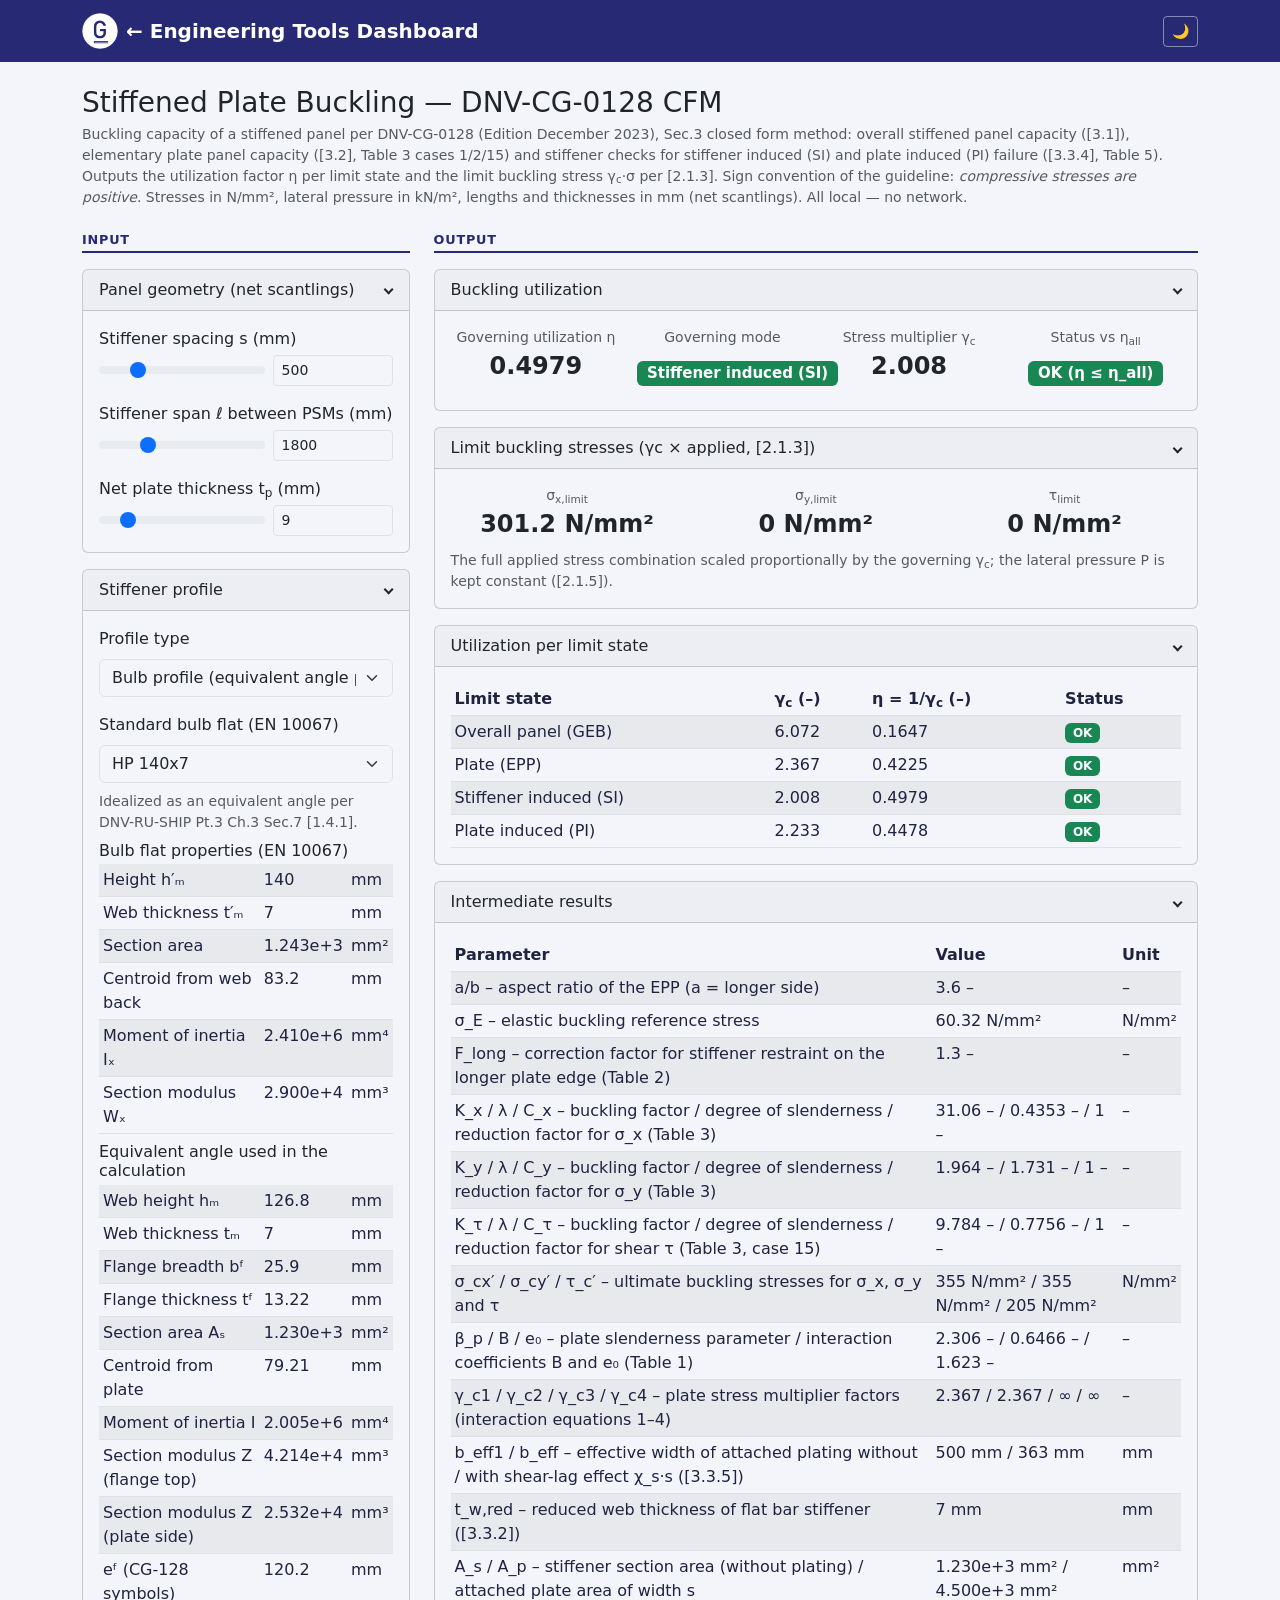
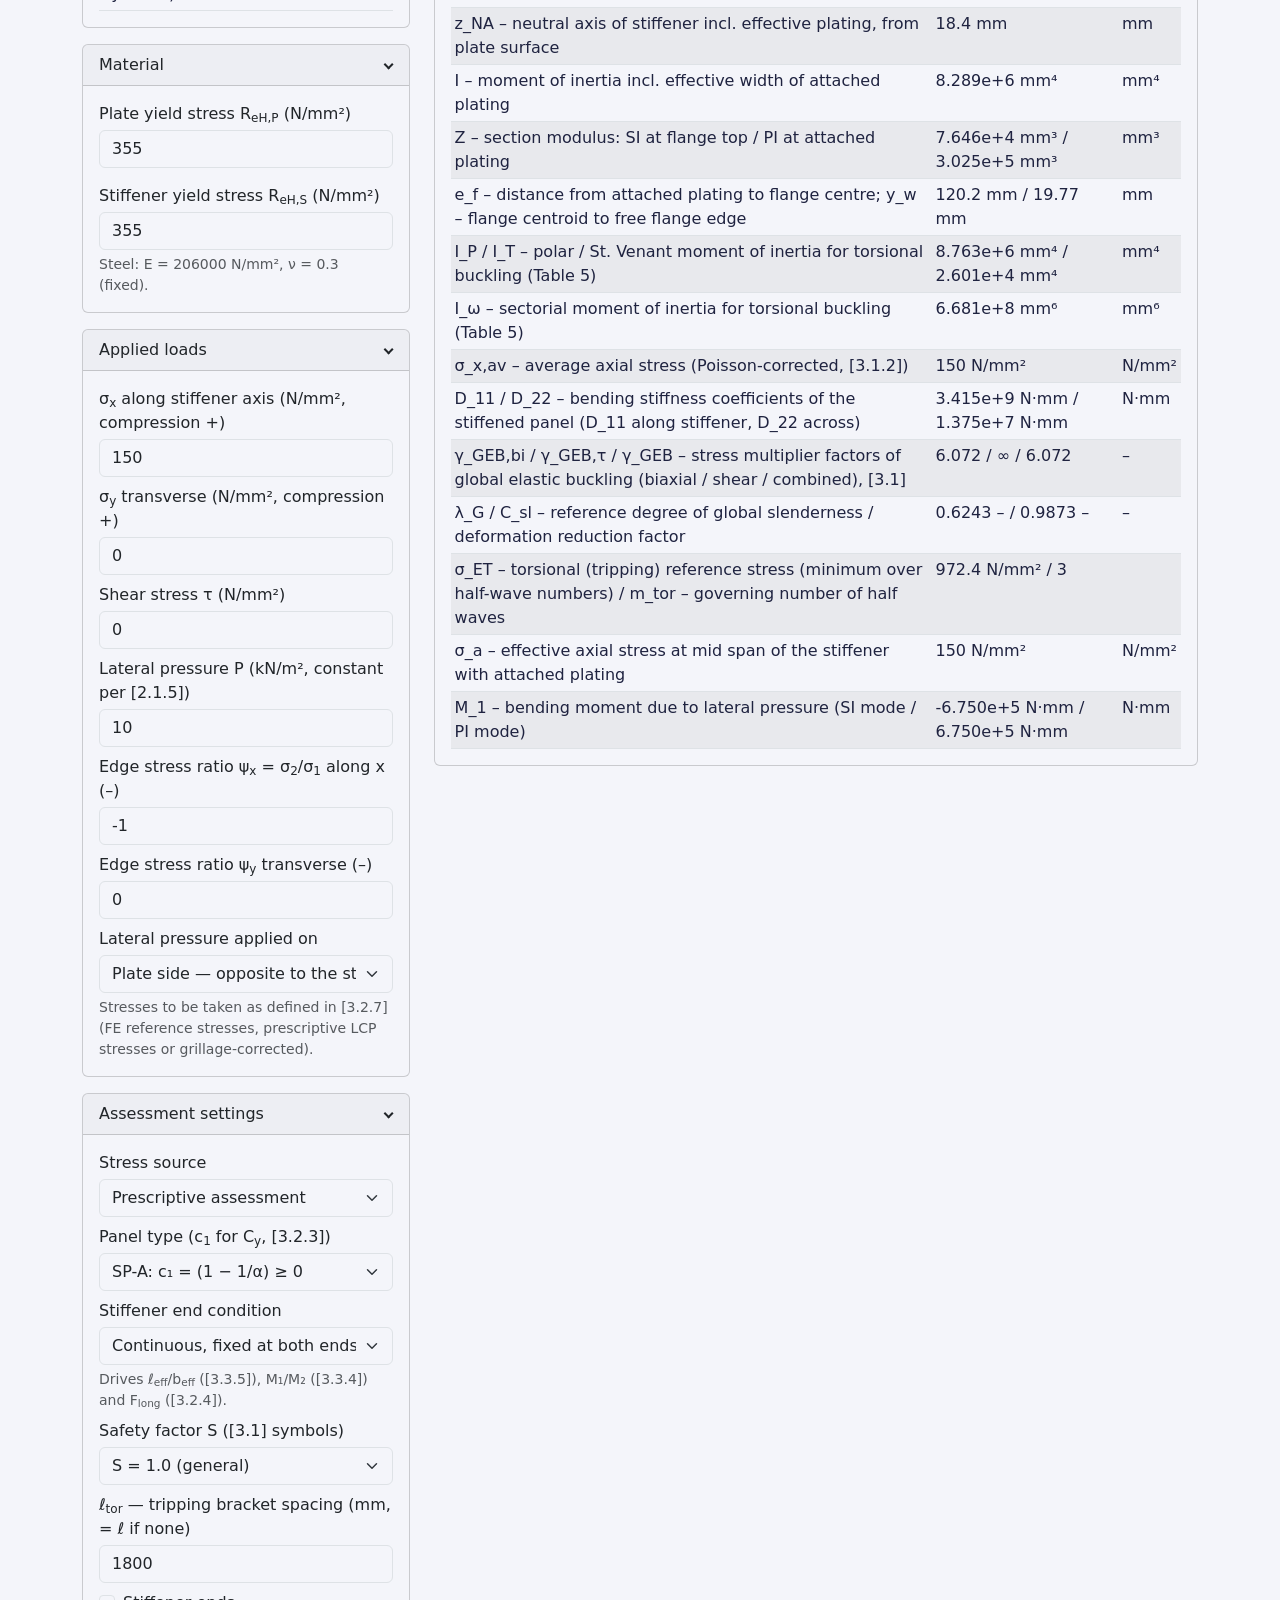
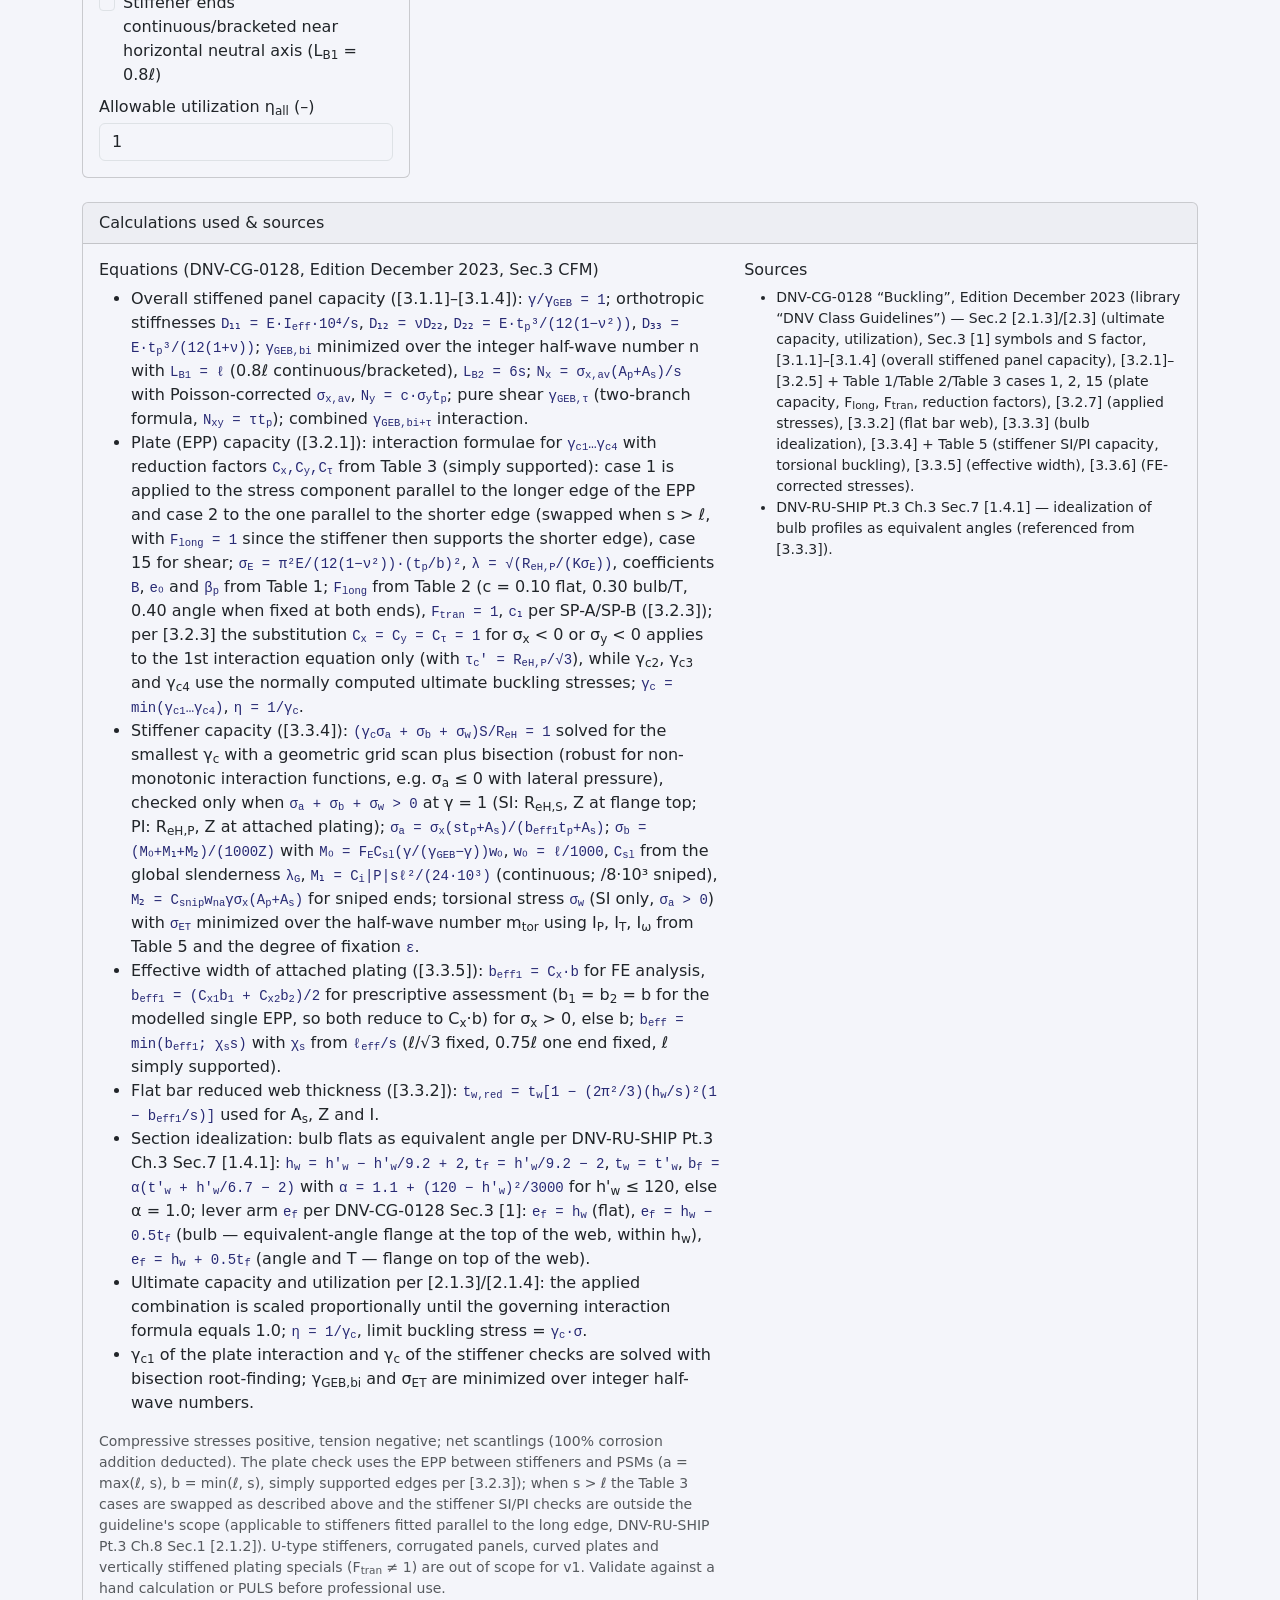
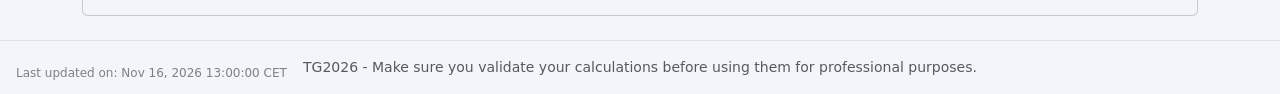
<file: tools/stiffened-plate-buckling.html>
<!DOCTYPE html>
<html lang="en" data-bs-theme="light">
<head>
  <meta charset="UTF-8">
  <meta name="viewport" content="width=device-width, initial-scale=1.0">
  <meta name="description" content="Stiffened panel buckling capacity per DNV-CG-0128 (Dec 2023) closed form method: overall panel, plate EPP and stiffener SI/PI checks with utilization and limit buckling stress. Stresses in N/mm^2, offline.">
  <link rel="icon" type="image/png" href="../assets/img/favicon.png">
  <title>Tool: Stiffened Plate Buckling</title>
  <meta name="last-updated" content="2026-11-16T12:00:00Z">
  <link rel="stylesheet" href="../assets/vendor/bootstrap/bootstrap.min.css">
  <link rel="stylesheet" href="../assets/css/template.css">
</head>
<body>
  <nav class="navbar sticky-top dashboard-header">
    <div class="container-xl">
      <a class="navbar-brand d-flex align-items-center gap-2" href="../index.html">
        <img src="../assets/img/logo-navbar.png" alt="Logo" class="navbar-logo">
        <span class="fw-semibold">&larr; Engineering Tools Dashboard</span>
      </a>
      <button id="theme-toggle" class="btn btn-sm btn-outline-secondary ms-auto" type="button" aria-label="Toggle light/dark theme">&#127769;</button>
    </div>
  </nav>

  <main class="container-xl py-4">
    <h1 class="h3 mb-1">Stiffened Plate Buckling &mdash; DNV-CG-0128 CFM</h1>
    <p class="text-body-secondary small mb-4">Buckling capacity of a stiffened panel per DNV-CG-0128 (Edition December 2023), Sec.3 closed form method: overall stiffened panel capacity ([3.1]), elementary plate panel capacity ([3.2], Table 3 cases 1/2/15) and stiffener checks for stiffener induced (SI) and plate induced (PI) failure ([3.3.4], Table 5). Outputs the utilization factor &eta; per limit state and the limit buckling stress &gamma;<sub>c</sub>&middot;&sigma; per [2.1.3]. Sign convention of the guideline: <em>compressive stresses are positive</em>. Stresses in N/mm&sup2;, lateral pressure in kN/m&sup2;, lengths and thicknesses in mm (net scantlings). All local &mdash; no network.</p>

    <div class="tool-layout">
      <!-- ============ LEFT: INPUT TILES (30%) ============ -->
      <div class="d-flex flex-column gap-3" id="input-tiles">
        <h2 class="tool-col-header mb-0">Input</h2>
        <form id="tool-inputs" novalidate class="d-flex flex-column gap-3">

          <div class="card">
            <div class="card-header">Panel geometry (net scantlings)</div>
            <div class="card-body">
              <div class="mb-3">
                <label class="form-label mb-1" for="num-s">Stiffener spacing s (mm)</label>
                <div class="d-flex gap-2 align-items-center">
                  <input type="range" class="form-range flex-grow-1" id="slider-s" min="100" max="2000" step="10" value="500">
                  <input type="number" class="form-control form-control-sm" style="width: 7.5rem;" id="num-s" min="10" max="5000" step="any" value="500">
                </div>
              </div>
              <div class="mb-3">
                <label class="form-label mb-1" for="num-l">Stiffener span &ell; between PSMs (mm)</label>
                <div class="d-flex gap-2 align-items-center">
                  <input type="range" class="form-range flex-grow-1" id="slider-l" min="200" max="6000" step="10" value="1800">
                  <input type="number" class="form-control form-control-sm" style="width: 7.5rem;" id="num-l" min="50" max="10000" step="any" value="1800">
                </div>
              </div>
              <div class="mb-0">
                <label class="form-label mb-1" for="num-tp">Net plate thickness t<sub>p</sub> (mm)</label>
                <div class="d-flex gap-2 align-items-center">
                  <input type="range" class="form-range flex-grow-1" id="slider-tp" min="4" max="40" step="0.5" value="9">
                  <input type="number" class="form-control form-control-sm" style="width: 7.5rem;" id="num-tp" min="1" max="100" step="any" value="9">
                </div>
              </div>
            </div>
          </div>

          <div class="card">
            <div class="card-header">Stiffener profile</div>
            <div class="card-body">
              <label for="in-profile" class="form-label">Profile type</label>
              <select class="form-select mb-3" id="in-profile">
                <option value="T">T profile</option>
                <option value="angle">Angle profile</option>
                <option value="bulb" selected>Bulb profile (equivalent angle per DNV-RU-SHIP Pt.3 Ch.3 Sec.7 [1.4.1])</option>
                <option value="flat">Flat bar</option>
              </select>

              <div id="bulb-block">
                <label for="in-bulb-preset" class="form-label">Standard bulb flat (EN 10067)</label>
                <select class="form-select mb-2" id="in-bulb-preset"></select>
                <div class="form-text mb-2">Idealized as an equivalent angle per DNV-RU-SHIP Pt.3 Ch.3 Sec.7 [1.4.1].</div>
                <h3 class="h6 mb-1">Bulb flat properties (EN 10067)</h3>
                <table class="table table-sm table-striped mb-2">
                  <tbody id="bulb-props-body"></tbody>
                </table>
                <h3 class="h6 mb-1">Equivalent angle used in the calculation</h3>
                <table class="table table-sm table-striped mb-0">
                  <tbody id="equiv-props-body"></tbody>
                </table>
              </div>

              <div id="scantling-block">
                <div class="mb-3">
                  <label class="form-label mb-1" for="num-hw">Web height h<sub>w</sub> (mm)</label>
                  <div class="d-flex gap-2 align-items-center">
                    <input type="range" class="form-range flex-grow-1" id="slider-hw" min="50" max="500" step="5" value="140">
                    <input type="number" class="form-control form-control-sm" style="width: 7.5rem;" id="num-hw" min="10" max="1000" step="any" value="140">
                  </div>
                </div>
                <div class="mb-0">
                  <label class="form-label mb-1" for="num-tw">Net web thickness t<sub>w</sub> (mm)</label>
                  <div class="d-flex gap-2 align-items-center">
                    <input type="range" class="form-range flex-grow-1" id="slider-tw" min="3" max="30" step="0.5" value="7">
                    <input type="number" class="form-control form-control-sm" style="width: 7.5rem;" id="num-tw" min="1" max="50" step="any" value="7">
                  </div>
                </div>
                <div id="flange-row">
                  <hr>
                  <div class="mb-3">
                    <label class="form-label mb-1" for="num-bf">Flange breadth b<sub>f</sub> (mm)</label>
                    <div class="d-flex gap-2 align-items-center">
                      <input type="range" class="form-range flex-grow-1" id="slider-bf" min="5" max="400" step="0.1" value="25.9">
                      <input type="number" class="form-control form-control-sm" style="width: 7.5rem;" id="num-bf" min="2" max="500" step="any" value="25.9">
                    </div>
                  </div>
                  <div class="mb-0">
                    <label class="form-label mb-1" for="num-tf">Net flange thickness t<sub>f</sub> (mm)</label>
                    <div class="d-flex gap-2 align-items-center">
                      <input type="range" class="form-range flex-grow-1" id="slider-tf" min="3" max="40" step="0.1" value="13.2">
                      <input type="number" class="form-control form-control-sm" style="width: 7.5rem;" id="num-tf" min="1" max="50" step="any" value="13.2">
                    </div>
                  </div>
                </div>
              </div>

              <div id="section-props-block">
                <hr>
                <h3 class="h6 mb-1">Section properties (stiffener, net)</h3>
                <table class="table table-sm table-striped mb-0">
                  <tbody id="section-props-body"></tbody>
                </table>
                <div class="form-text mt-1" id="flat-note" hidden>Flat bar checks use the reduced web thickness t<sub>w,red</sub> per [3.3.2], shown in the intermediate results.</div>
              </div>
            </div>
          </div>

          <div class="card">
            <div class="card-header">Material</div>
            <div class="card-body">
              <div class="mb-3">
                <label class="form-label mb-1" for="num-rehp">Plate yield stress R<sub>eH,P</sub> (N/mm&sup2;)</label>
                <input type="number" class="form-control" id="num-rehp" min="50" max="500" step="any" value="355">
              </div>
              <div class="mb-0">
                <label class="form-label mb-1" for="num-rehs">Stiffener yield stress R<sub>eH,S</sub> (N/mm&sup2;)</label>
                <input type="number" class="form-control" id="num-rehs" min="50" max="500" step="any" value="355">
              </div>
              <div class="form-text">Steel: E = 206000 N/mm&sup2;, &nu; = 0.3 (fixed).</div>
            </div>
          </div>

          <div class="card">
            <div class="card-header">Applied loads</div>
            <div class="card-body">
              <div class="mb-2">
                <label class="form-label mb-1" for="num-sx">&sigma;<sub>x</sub> along stiffener axis (N/mm&sup2;, compression +)</label>
                <input type="number" class="form-control" id="num-sx" step="any" value="150">
              </div>
              <div class="mb-2">
                <label class="form-label mb-1" for="num-sy">&sigma;<sub>y</sub> transverse (N/mm&sup2;, compression +)</label>
                <input type="number" class="form-control" id="num-sy" step="any" value="0">
              </div>
              <div class="mb-2">
                <label class="form-label mb-1" for="num-tau">Shear stress &tau; (N/mm&sup2;)</label>
                <input type="number" class="form-control" id="num-tau" step="any" value="0">
              </div>
              <div class="mb-2">
                <label class="form-label mb-1" for="num-p">Lateral pressure P (kN/m&sup2;, constant per [2.1.5])</label>
                <input type="number" class="form-control" id="num-p" step="any" value="10">
              </div>
              <div class="mb-2">
                <label class="form-label mb-1" for="num-psix">Edge stress ratio &psi;<sub>x</sub> = &sigma;<sub>2</sub>/&sigma;<sub>1</sub> along x (&ndash;)</label>
                <input type="number" class="form-control" id="num-psix" min="-2" max="1" step="any" value="-1">
              </div>
              <div class="mb-2">
                <label class="form-label mb-1" for="num-psiy">Edge stress ratio &psi;<sub>y</sub> transverse (&ndash;)</label>
                <input type="number" class="form-control" id="num-psiy" min="-2" max="1" step="any" value="0">
              </div>
              <div class="mb-0">
                <label class="form-label mb-1" for="in-pside">Lateral pressure applied on</label>
                <select class="form-select" id="in-pside">
                  <option value="opposite" selected>Plate side &mdash; opposite to the stiffener, pushing towards it</option>
                  <option value="same">Stiffener side &mdash; same side as the stiffener</option>
                </select>
              </div>
              <div class="form-text">Stresses to be taken as defined in [3.2.7] (FE reference stresses, prescriptive LCP stresses or grillage-corrected).</div>
            </div>
          </div>

          <div class="card">
            <div class="card-header">Assessment settings</div>
            <div class="card-body">
              <div class="mb-2">
                <label class="form-label mb-1" for="in-method">Stress source</label>
                <select class="form-select" id="in-method">
                  <option value="prescriptive" selected>Prescriptive assessment</option>
                  <option value="FE">FE analysis (applies [3.3.6] correction to &sigma;<sub>x</sub>)</option>
                </select>
              </div>
              <div class="mb-2">
                <label class="form-label mb-1" for="in-panel-type">Panel type (c<sub>1</sub> for C<sub>y</sub>, [3.2.3])</label>
                <select class="form-select" id="in-panel-type">
                  <option value="SP-A" selected>SP-A: c&#8321; = (1 &minus; 1/&alpha;) &ge; 0</option>
                  <option value="SP-B">SP-B: c&#8321; = 1</option>
                </select>
              </div>
              <div class="mb-2">
                <label class="form-label mb-1" for="in-endcond">Stiffener end condition</label>
                <select class="form-select" id="in-endcond">
                  <option value="fixed" selected>Continuous, fixed at both ends</option>
                  <option value="one-fixed">Simply supported at one end, fixed at the other</option>
                  <option value="ss">Simply supported at both ends</option>
                  <option value="sniped">Sniped at one or both ends</option>
                </select>
                <div class="form-text">Drives &ell;<sub>eff</sub>/b<sub>eff</sub> ([3.3.5]), M&#8321;/M&#8322; ([3.3.4]) and F<sub>long</sub> ([3.2.4]).</div>
              </div>
              <div class="mb-2">
                <label class="form-label mb-1" for="in-s">Safety factor S ([3.1] symbols)</label>
                <select class="form-select" id="in-s">
                  <option value="1.0" selected>S = 1.0 (general)</option>
                  <option value="1.1">S = 1.1 (local concentrated loads)</option>
                  <option value="1.15">S = 1.15 (bulk carrier members, Pt.3 Ch.8)</option>
                </select>
              </div>
              <div class="mb-2">
                <label class="form-label mb-1" for="num-ltor">&ell;<sub>tor</sub> &mdash; tripping bracket spacing (mm, = &ell; if none)</label>
                <input type="number" class="form-control" id="num-ltor" min="10" step="any" value="1800">
              </div>
              <div class="form-check mb-2">
                <input class="form-check-input" type="checkbox" id="in-lb1">
                <label class="form-check-label" for="in-lb1">Stiffener ends continuous/bracketed near horizontal neutral axis (L<sub>B1</sub> = 0.8&ell;)</label>
              </div>
              <div class="mb-0">
                <label class="form-label mb-1" for="num-eta-all">Allowable utilization &eta;<sub>all</sub> (&ndash;)</label>
                <input type="number" class="form-control" id="num-eta-all" min="0.01" max="10" step="any" value="1">
              </div>
            </div>
          </div>

        </form>
      </div>

      <!-- ============ RIGHT: OUTPUT FIELDS (70%) ============ -->
      <div class="d-flex flex-column gap-3">
        <h2 class="tool-col-header mb-0">Output</h2>

        <div class="card">
          <div class="card-header">Buckling utilization</div>
          <div class="card-body">
            <div class="row g-3 text-center">
              <div class="col-6 col-md-3">
                <div class="text-body-secondary small">Governing utilization &eta;</div>
                <div class="result-value fs-4" id="out-eta">&mdash;</div>
              </div>
              <div class="col-6 col-md-3">
                <div class="text-body-secondary small">Governing mode</div>
                <div class="fs-5 mt-2"><span class="badge text-bg-secondary" id="out-mode">&mdash;</span></div>
              </div>
              <div class="col-6 col-md-3">
                <div class="text-body-secondary small">Stress multiplier &gamma;<sub>c</sub></div>
                <div class="result-value fs-4" id="out-gc">&mdash;</div>
              </div>
              <div class="col-6 col-md-3">
                <div class="text-body-secondary small">Status vs &eta;<sub>all</sub></div>
                <div class="fs-5 mt-2"><span class="badge text-bg-secondary" id="out-status">&mdash;</span></div>
              </div>
            </div>
            <div id="out-warn" class="mt-2"></div>
          </div>
        </div>

        <div class="card">
          <div class="card-header">Limit buckling stresses (&gamma;<sub>c</sub> &times; applied, [2.1.3])</div>
          <div class="card-body">
            <div class="row g-3 text-center">
              <div class="col-4">
                <div class="text-body-secondary small">&sigma;<sub>x,limit</sub></div>
                <div class="result-value fs-4" id="out-sx-lim">&mdash;</div>
              </div>
              <div class="col-4">
                <div class="text-body-secondary small">&sigma;<sub>y,limit</sub></div>
                <div class="result-value fs-4" id="out-sy-lim">&mdash;</div>
              </div>
              <div class="col-4">
                <div class="text-body-secondary small">&tau;<sub>limit</sub></div>
                <div class="result-value fs-4" id="out-tau-lim">&mdash;</div>
              </div>
            </div>
            <div class="form-text mt-2">The full applied stress combination scaled proportionally by the governing &gamma;<sub>c</sub>; the lateral pressure P is kept constant ([2.1.5]).</div>
          </div>
        </div>

        <div class="card">
          <div class="card-header">Utilization per limit state</div>
          <div class="card-body table-responsive">
            <table class="table table-sm table-striped mb-0" id="out-util-table">
              <thead>
                <tr><th>Limit state</th><th>&gamma;<sub>c</sub> (&ndash;)</th><th>&eta; = 1/&gamma;<sub>c</sub> (&ndash;)</th><th>Status</th></tr>
              </thead>
              <tbody></tbody>
            </table>
          </div>
        </div>

        <div class="card">
          <div class="card-header">Intermediate results</div>
          <div class="card-body table-responsive">
            <table class="table table-sm table-striped mb-0" id="out-detail-table">
              <thead>
                <tr><th>Parameter</th><th>Value</th><th>Unit</th></tr>
              </thead>
              <tbody></tbody>
            </table>
          </div>
        </div>

      </div>

      <!-- ============ BOTTOM: CALCULATIONS & SOURCES (100%) ============ -->
      <div class="card tool-bottom">
        <div class="card-header">Calculations used &amp; sources</div>
        <div class="card-body">
          <div class="row g-4">
            <div class="col-lg-7">
              <h2 class="h6">Equations (DNV-CG-0128, Edition December 2023, Sec.3 CFM)</h2>
              <ul class="formula-list mb-3">
                <li>Overall stiffened panel capacity ([3.1.1]&ndash;[3.1.4]): <code>&gamma;/&gamma;<sub>GEB</sub> = 1</code>; orthotropic stiffnesses <code>D&#8321;&#8321; = E&middot;I<sub>eff</sub>&middot;10&#8308;/s</code>, <code>D&#8321;&#8322; = &nu;D&#8322;&#8322;</code>, <code>D&#8322;&#8322; = E&middot;t<sub>p</sub>&sup3;/(12(1&minus;&nu;&sup2;))</code>, <code>D&#8323;&#8323; = E&middot;t<sub>p</sub>&sup3;/(12(1+&nu;))</code>; <code>&gamma;<sub>GEB,bi</sub></code> minimized over the integer half-wave number n with <code>L<sub>B1</sub> = &ell;</code> (0.8&ell; continuous/bracketed), <code>L<sub>B2</sub> = 6s</code>; <code>N<sub>x</sub> = &sigma;<sub>x,av</sub>(A<sub>p</sub>+A<sub>s</sub>)/s</code> with Poisson-corrected <code>&sigma;<sub>x,av</sub></code>, <code>N<sub>y</sub> = c&middot;&sigma;<sub>y</sub>t<sub>p</sub></code>; pure shear <code>&gamma;<sub>GEB,&tau;</sub></code> (two-branch formula, <code>N<sub>xy</sub> = &tau;t<sub>p</sub></code>); combined <code>&gamma;<sub>GEB,bi+&tau;</sub></code> interaction.</li>
                <li>Plate (EPP) capacity ([3.2.1]): interaction formulae for <code>&gamma;<sub>c1</sub>&hellip;&gamma;<sub>c4</sub></code> with reduction factors <code>C<sub>x</sub>,C<sub>y</sub>,C<sub>&tau;</sub></code> from Table 3 (simply supported): case 1 is applied to the stress component parallel to the longer edge of the EPP and case 2 to the one parallel to the shorter edge (swapped when s &gt; &ell;, with <code>F<sub>long</sub> = 1</code> since the stiffener then supports the shorter edge), case 15 for shear; <code>&sigma;<sub>E</sub> = &pi;&sup2;E/(12(1&minus;&nu;&sup2;))&middot;(t<sub>p</sub>/b)&sup2;</code>, <code>&lambda; = &radic;(R<sub>eH,P</sub>/(K&sigma;<sub>E</sub>))</code>, coefficients <code>B</code>, <code>e&#8320;</code> and <code>&beta;<sub>p</sub></code> from Table 1; <code>F<sub>long</sub></code> from Table 2 (c = 0.10 flat, 0.30 bulb/T, 0.40 angle when fixed at both ends), <code>F<sub>tran</sub> = 1</code>, <code>c&#8321;</code> per SP-A/SP-B ([3.2.3]); per [3.2.3] the substitution <code>C<sub>x</sub> = C<sub>y</sub> = C<sub>&tau;</sub> = 1</code> for &sigma;<sub>x</sub> &lt; 0 or &sigma;<sub>y</sub> &lt; 0 applies to the 1st interaction equation only (with <code>&tau;<sub>c</sub>&prime; = R<sub>eH,P</sub>/&radic;3</code>), while &gamma;<sub>c2</sub>, &gamma;<sub>c3</sub> and &gamma;<sub>c4</sub> use the normally computed ultimate buckling stresses; <code>&gamma;<sub>c</sub> = min(&gamma;<sub>c1</sub>&hellip;&gamma;<sub>c4</sub>)</code>, <code>&eta; = 1/&gamma;<sub>c</sub></code>.</li>
                <li>Stiffener capacity ([3.3.4]): <code>(&gamma;<sub>c</sub>&sigma;<sub>a</sub> + &sigma;<sub>b</sub> + &sigma;<sub>w</sub>)S/R<sub>eH</sub> = 1</code> solved for the smallest &gamma;<sub>c</sub> with a geometric grid scan plus bisection (robust for non-monotonic interaction functions, e.g. &sigma;<sub>a</sub> &le; 0 with lateral pressure), checked only when <code>&sigma;<sub>a</sub> + &sigma;<sub>b</sub> + &sigma;<sub>w</sub> &gt; 0</code> at &gamma; = 1 (SI: R<sub>eH,S</sub>, Z at flange top; PI: R<sub>eH,P</sub>, Z at attached plating); <code>&sigma;<sub>a</sub> = &sigma;<sub>x</sub>(st<sub>p</sub>+A<sub>s</sub>)/(b<sub>eff1</sub>t<sub>p</sub>+A<sub>s</sub>)</code>; <code>&sigma;<sub>b</sub> = (M&#8320;+M&#8321;+M&#8322;)/(1000Z)</code> with <code>M&#8320; = F<sub>E</sub>C<sub>sl</sub>(&gamma;/(&gamma;<sub>GEB</sub>&minus;&gamma;))w&#8320;</code>, <code>w&#8320; = &ell;/1000</code>, <code>C<sub>sl</sub></code> from the global slenderness <code>&lambda;<sub>G</sub></code>, <code>M&#8321; = C<sub>i</sub>|P|s&ell;&sup2;/(24&middot;10&sup3;)</code> (continuous; /8&middot;10&sup3; sniped), <code>M&#8322; = C<sub>snip</sub>w<sub>na</sub>&gamma;&sigma;<sub>x</sub>(A<sub>p</sub>+A<sub>s</sub>)</code> for sniped ends; torsional stress <code>&sigma;<sub>w</sub></code> (SI only, <code>&sigma;<sub>a</sub> &gt; 0</code>) with <code>&sigma;<sub>ET</sub></code> minimized over the half-wave number m<sub>tor</sub> using I<sub>P</sub>, I<sub>T</sub>, I<sub>&omega;</sub> from Table 5 and the degree of fixation <code>&epsilon;</code>.</li>
                <li>Effective width of attached plating ([3.3.5]): <code>b<sub>eff1</sub> = C<sub>x</sub>&middot;b</code> for FE analysis, <code>b<sub>eff1</sub> = (C<sub>x1</sub>b<sub>1</sub> + C<sub>x2</sub>b<sub>2</sub>)/2</code> for prescriptive assessment (b<sub>1</sub> = b<sub>2</sub> = b for the modelled single EPP, so both reduce to C<sub>x</sub>&middot;b) for &sigma;<sub>x</sub> &gt; 0, else b; <code>b<sub>eff</sub> = min(b<sub>eff1</sub>; &chi;<sub>s</sub>s)</code> with <code>&chi;<sub>s</sub></code> from <code>&ell;<sub>eff</sub>/s</code> (&ell;/&radic;3 fixed, 0.75&ell; one end fixed, &ell; simply supported).</li>
                <li>Flat bar reduced web thickness ([3.3.2]): <code>t<sub>w,red</sub> = t<sub>w</sub>[1 &minus; (2&pi;&sup2;/3)(h<sub>w</sub>/s)&sup2;(1 &minus; b<sub>eff1</sub>/s)]</code> used for A<sub>s</sub>, Z and I.</li>
                <li>Section idealization: bulb flats as equivalent angle per DNV-RU-SHIP Pt.3 Ch.3 Sec.7 [1.4.1]: <code>h<sub>w</sub> = h'<sub>w</sub> &minus; h'<sub>w</sub>/9.2 + 2</code>, <code>t<sub>f</sub> = h'<sub>w</sub>/9.2 &minus; 2</code>, <code>t<sub>w</sub> = t'<sub>w</sub></code>, <code>b<sub>f</sub> = &alpha;(t'<sub>w</sub> + h'<sub>w</sub>/6.7 &minus; 2)</code> with <code>&alpha; = 1.1 + (120 &minus; h'<sub>w</sub>)&sup2;/3000</code> for h'<sub>w</sub> &le; 120, else &alpha; = 1.0; lever arm <code>e<sub>f</sub></code> per DNV-CG-0128 Sec.3 [1]: <code>e<sub>f</sub> = h<sub>w</sub></code> (flat), <code>e<sub>f</sub> = h<sub>w</sub> &minus; 0.5t<sub>f</sub></code> (bulb &mdash; equivalent-angle flange at the top of the web, within h<sub>w</sub>), <code>e<sub>f</sub> = h<sub>w</sub> + 0.5t<sub>f</sub></code> (angle and T &mdash; flange on top of the web).</li>
                <li>Ultimate capacity and utilization per [2.1.3]/[2.1.4]: the applied combination is scaled proportionally until the governing interaction formula equals 1.0; <code>&eta; = 1/&gamma;<sub>c</sub></code>, limit buckling stress = <code>&gamma;<sub>c</sub>&middot;&sigma;</code>.</li>
                <li>&gamma;<sub>c1</sub> of the plate interaction and &gamma;<sub>c</sub> of the stiffener checks are solved with bisection root-finding; &gamma;<sub>GEB,bi</sub> and &sigma;<sub>ET</sub> are minimized over integer half-wave numbers.</li>
              </ul>
              <p class="small text-body-secondary mb-0">Compressive stresses positive, tension negative; net scantlings (100% corrosion addition deducted). The plate check uses the EPP between stiffeners and PSMs (a = max(&ell;, s), b = min(&ell;, s), simply supported edges per [3.2.3]); when s &gt; &ell; the Table 3 cases are swapped as described above and the stiffener SI/PI checks are outside the guideline's scope (applicable to stiffeners fitted parallel to the long edge, DNV-RU-SHIP Pt.3 Ch.8 Sec.1 [2.1.2]). U-type stiffeners, corrugated panels, curved plates and vertically stiffened plating specials (F<sub>tran</sub> &ne; 1) are out of scope for v1. Validate against a hand calculation or PULS before professional use.</p>
            </div>
            <div class="col-lg-5">
              <h2 class="h6">Sources</h2>
              <ul class="small mb-0">
                <li>DNV-CG-0128 &ldquo;Buckling&rdquo;, Edition December 2023 (library &ldquo;DNV Class Guidelines&rdquo;) &mdash; Sec.2 [2.1.3]/[2.3] (ultimate capacity, utilization), Sec.3 [1] symbols and S factor, [3.1.1]&ndash;[3.1.4] (overall stiffened panel capacity), [3.2.1]&ndash;[3.2.5] + Table 1/Table 2/Table 3 cases 1, 2, 15 (plate capacity, F<sub>long</sub>, F<sub>tran</sub>, reduction factors), [3.2.7] (applied stresses), [3.3.2] (flat bar web), [3.3.3] (bulb idealization), [3.3.4] + Table 5 (stiffener SI/PI capacity, torsional buckling), [3.3.5] (effective width), [3.3.6] (FE-corrected stresses).</li>
                <li>DNV-RU-SHIP Pt.3 Ch.3 Sec.7 [1.4.1] &mdash; idealization of bulb profiles as equivalent angles (referenced from [3.3.3]).</li>
              </ul>
            </div>
          </div>
        </div>
      </div>
    </div>
  </main>

  <footer class="dashboard-footer text-center small text-body-secondary py-3 border-top">
    <span class="last-updated" id="last-updated"></span>
    TG2026 - Make sure you validate your calculations before using them for professional purposes.
  </footer>

  <script src="../assets/vendor/bootstrap/bootstrap.bundle.min.js"></script>
  <script src="../assets/js/template.js"></script>
  <script src="../assets/js/tools.js"></script>
  <script src="../assets/data/bulb-profiles.js"></script>
  <script src="../assets/js/stiffened-plate-buckling.js?v=4a9d2e1c"></script>
</body>
</html>
</file>
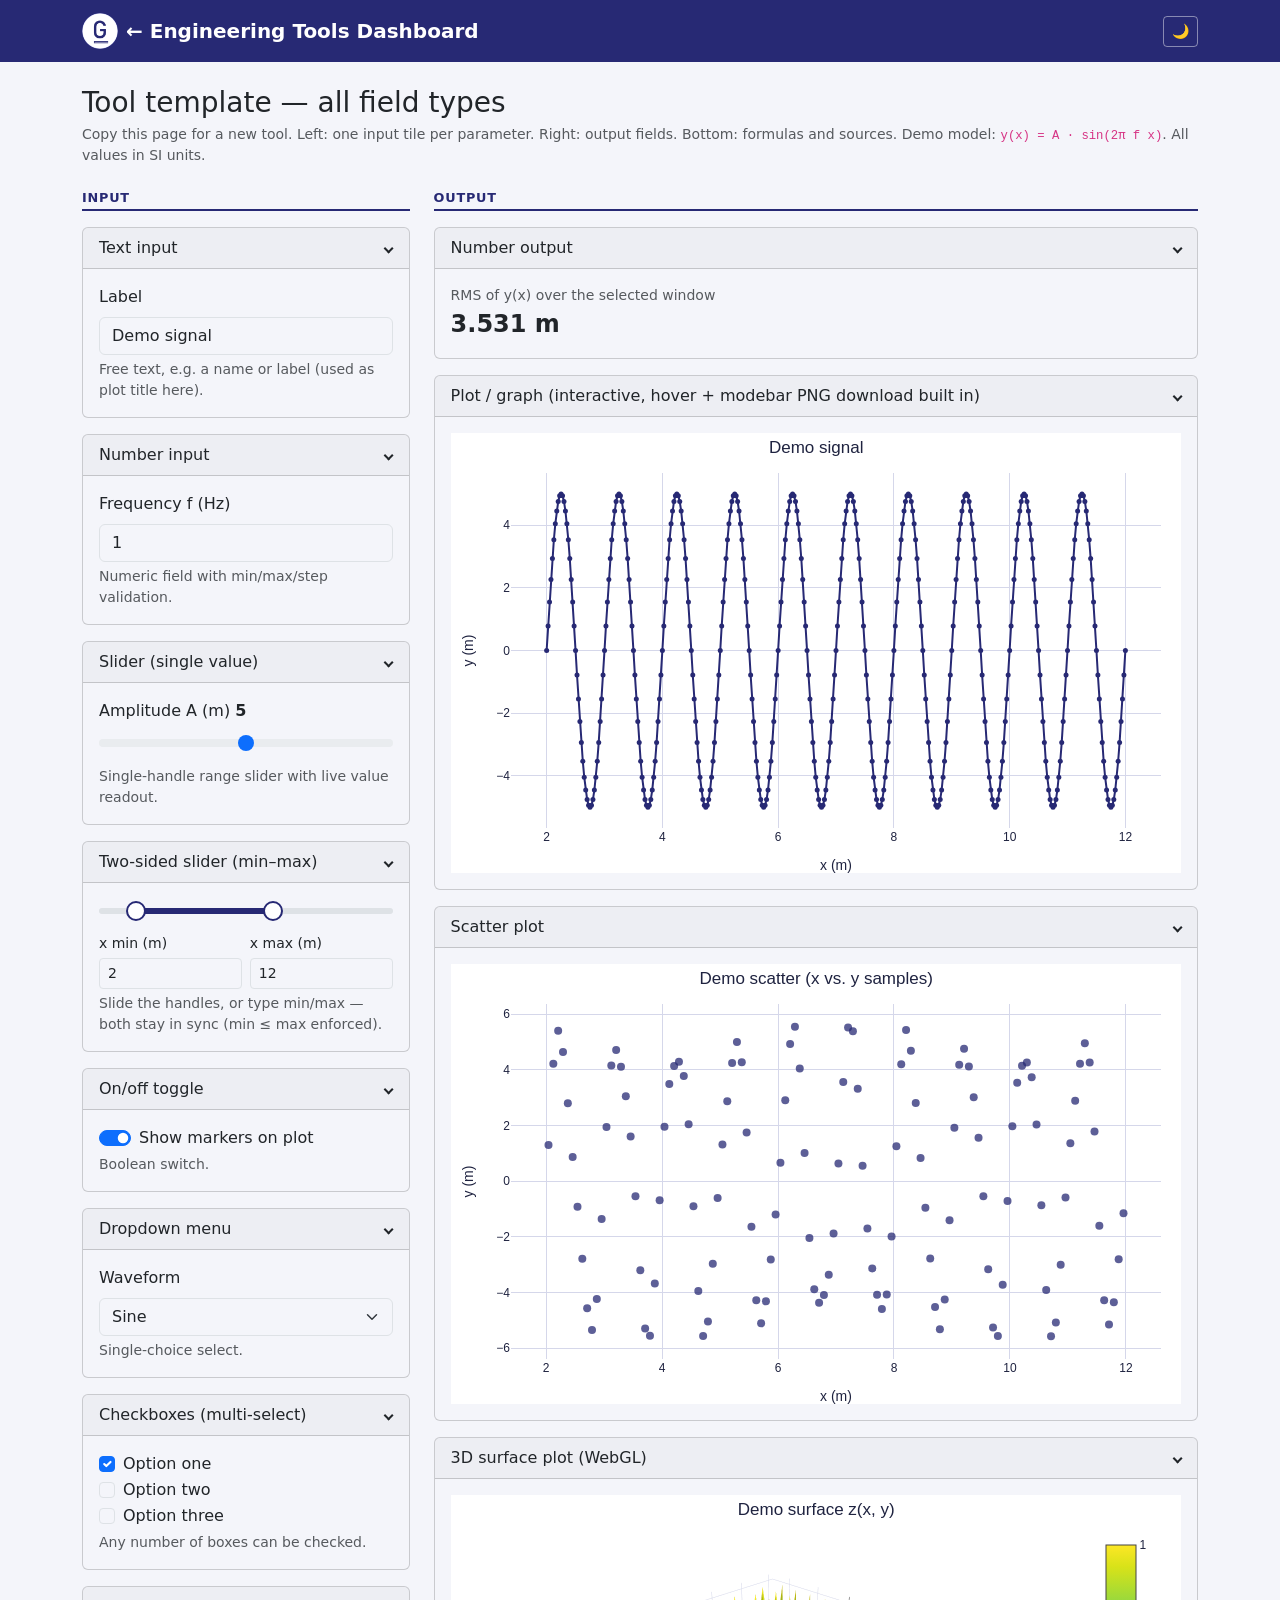
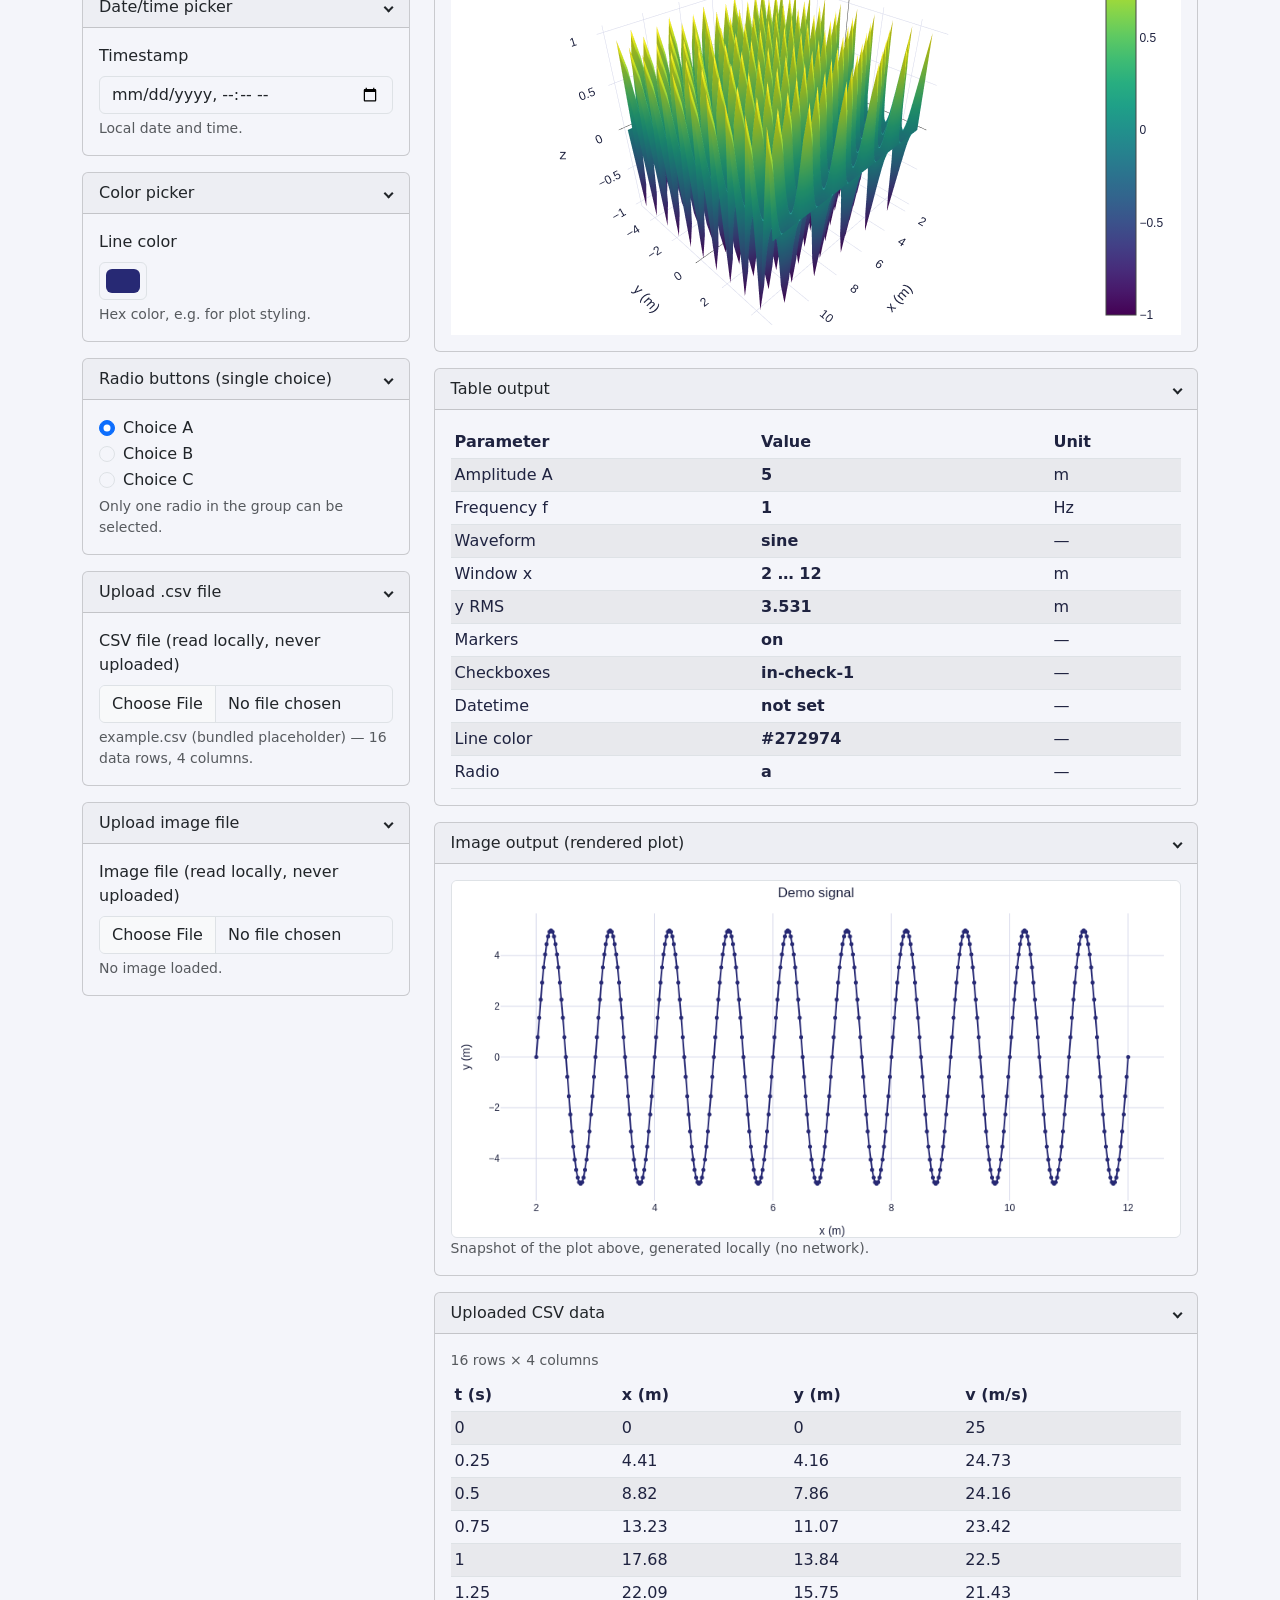
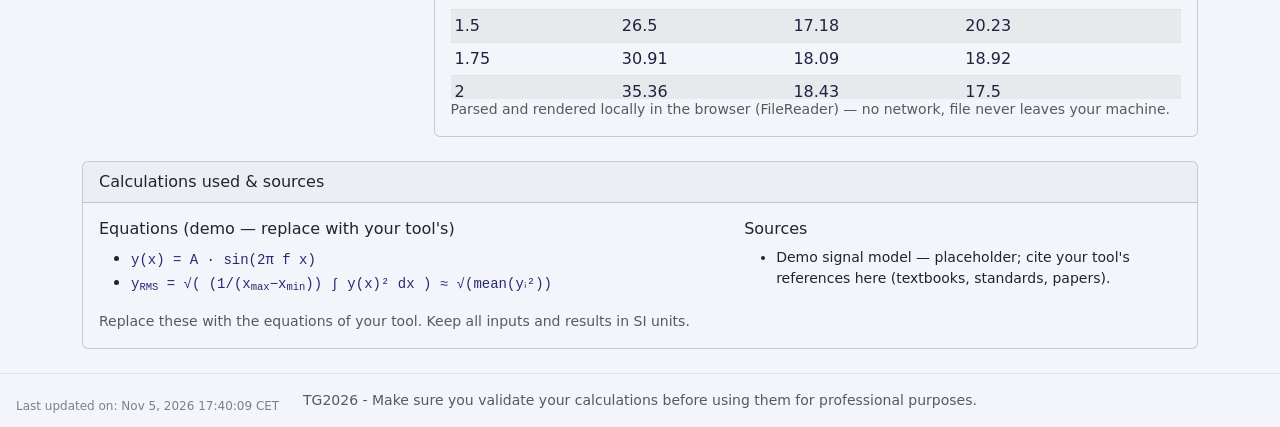
<file: tools/template.html>
<!DOCTYPE html>
<html lang="en" data-bs-theme="light">
<head>
  <meta charset="UTF-8">
  <meta name="viewport" content="width=device-width, initial-scale=1.0">
  <meta name="description" content="General template for tool dashboards: one example of every input and output field type. Offline, SI units.">
  <link rel="icon" type="image/png" href="../assets/img/favicon.png">
  <title>Tool template: all field types</title>
  <meta name="last-updated" content="2026-11-05T16:40:09Z">
  <link rel="stylesheet" href="../assets/vendor/bootstrap/bootstrap.min.css">
  <link rel="stylesheet" href="../assets/css/template.css">
</head>
<body>
  <nav class="navbar sticky-top dashboard-header">
    <div class="container-xl">
      <a class="navbar-brand d-flex align-items-center gap-2" href="../index.html">
        <img src="../assets/img/logo-navbar.png" alt="Logo" class="navbar-logo">
        <span class="fw-semibold">&larr; Engineering Tools Dashboard</span>
      </a>
      <button id="theme-toggle" class="btn btn-sm btn-outline-secondary ms-auto" type="button" aria-label="Toggle light/dark theme">&#127769;</button>
    </div>
  </nav>

  <main class="container-xl py-4">
    <h1 class="h3 mb-1">Tool template &mdash; all field types</h1>
    <p class="text-body-secondary small mb-4">Copy this page for a new tool. Left: one input tile per parameter. Right: output fields. Bottom: formulas and sources. Demo model: <code>y(x) = A &middot; sin(2&pi; f x)</code>. All values in SI units.</p>

    <div class="tool-layout">
      <!-- ============ LEFT: INPUT TILES (30%) ============ -->
      <div class="d-flex flex-column gap-3" id="input-tiles">
        <h2 class="tool-col-header mb-0">Input</h2>
        <form id="tool-inputs" novalidate class="d-flex flex-column gap-3">

          <div class="card">
            <div class="card-header">Text input</div>
            <div class="card-body">
              <label for="in-text" class="form-label">Label</label>
              <input type="text" class="form-control" id="in-text" value="Demo signal" maxlength="60">
              <div class="form-text">Free text, e.g. a name or label (used as plot title here).</div>
            </div>
          </div>

          <div class="card">
            <div class="card-header">Number input</div>
            <div class="card-body">
              <label for="in-number" class="form-label">Frequency f (Hz)</label>
              <input type="number" class="form-control" id="in-number" min="0.01" max="100" step="any" value="1">
              <div class="form-text">Numeric field with min/max/step validation.</div>
            </div>
          </div>

          <div class="card">
            <div class="card-header">Slider (single value)</div>
            <div class="card-body">
              <label for="in-slider" class="form-label">Amplitude A (m) <output id="in-slider-value" class="result-value" for="in-slider">5</output></label>
              <input type="range" class="form-range" id="in-slider" min="0" max="10" step="0.1" value="5">
              <div class="form-text">Single-handle range slider with live value readout.</div>
            </div>
          </div>

          <div class="card">
            <div class="card-header">Two-sided slider (min&ndash;max)</div>
            <div class="card-body">
              <div class="dual-range mb-2">
                <div class="range-track"></div>
                <div class="range-fill" id="range-fill"></div>
                <input type="range" id="in-range-min" min="0" max="20" step="0.1" value="2" aria-label="Minimum x">
                <input type="range" id="in-range-max" min="0" max="20" step="0.1" value="12" aria-label="Maximum x">
              </div>
              <div class="row g-2">
                <div class="col-6">
                  <label for="in-range-min-val" class="form-label small mb-1">x min (m)</label>
                  <input type="number" class="form-control form-control-sm" id="in-range-min-val" min="0" max="20" step="any" value="2">
                </div>
                <div class="col-6">
                  <label for="in-range-max-val" class="form-label small mb-1">x max (m)</label>
                  <input type="number" class="form-control form-control-sm" id="in-range-max-val" min="0" max="20" step="any" value="12">
                </div>
              </div>
              <div class="form-text">Slide the handles, or type min/max &mdash; both stay in sync (min &le; max enforced).</div>
            </div>
          </div>

          <div class="card">
            <div class="card-header">On/off toggle</div>
            <div class="card-body">
              <div class="form-check form-switch">
                <input class="form-check-input" type="checkbox" role="switch" id="in-toggle" checked>
                <label class="form-check-label" for="in-toggle">Show markers on plot</label>
              </div>
              <div class="form-text">Boolean switch.</div>
            </div>
          </div>

          <div class="card">
            <div class="card-header">Dropdown menu</div>
            <div class="card-body">
              <label for="in-select" class="form-label">Waveform</label>
              <select class="form-select" id="in-select">
                <option value="sine" selected>Sine</option>
                <option value="square">Square</option>
                <option value="triangle">Triangle</option>
                <option value="sawtooth">Sawtooth</option>
              </select>
              <div class="form-text">Single-choice select.</div>
            </div>
          </div>

          <div class="card">
            <div class="card-header">Checkboxes (multi-select)</div>
            <div class="card-body">
              <div class="form-check">
                <input class="form-check-input" type="checkbox" id="in-check-1" checked>
                <label class="form-check-label" for="in-check-1">Option one</label>
              </div>
              <div class="form-check">
                <input class="form-check-input" type="checkbox" id="in-check-2">
                <label class="form-check-label" for="in-check-2">Option two</label>
              </div>
              <div class="form-check">
                <input class="form-check-input" type="checkbox" id="in-check-3">
                <label class="form-check-label" for="in-check-3">Option three</label>
              </div>
              <div class="form-text">Any number of boxes can be checked.</div>
            </div>
          </div>

          <div class="card">
            <div class="card-header">Date/time picker</div>
            <div class="card-body">
              <label for="in-datetime" class="form-label">Timestamp</label>
              <input type="datetime-local" class="form-control" id="in-datetime">
              <div class="form-text">Local date and time.</div>
            </div>
          </div>

          <div class="card">
            <div class="card-header">Color picker</div>
            <div class="card-body">
              <label for="in-color" class="form-label">Line color</label>
              <input type="color" class="form-control form-control-color" id="in-color" value="#272974" title="Pick a color">
              <div class="form-text">Hex color, e.g. for plot styling.</div>
            </div>
          </div>

          <div class="card">
            <div class="card-header">Radio buttons (single choice)</div>
            <div class="card-body">
              <div class="form-check">
                <input class="form-check-input" type="radio" name="in-radio" id="in-radio-1" value="a" checked>
                <label class="form-check-label" for="in-radio-1">Choice A</label>
              </div>
              <div class="form-check">
                <input class="form-check-input" type="radio" name="in-radio" id="in-radio-2" value="b">
                <label class="form-check-label" for="in-radio-2">Choice B</label>
              </div>
              <div class="form-check">
                <input class="form-check-input" type="radio" name="in-radio" id="in-radio-3" value="c">
                <label class="form-check-label" for="in-radio-3">Choice C</label>
              </div>
              <div class="form-text">Only one radio in the group can be selected.</div>
            </div>
          </div>

          <div class="card">
            <div class="card-header">Upload .csv file</div>
            <div class="card-body">
              <label for="in-csv" class="form-label">CSV file (read locally, never uploaded)</label>
              <input type="file" class="form-control" id="in-csv" accept=".csv,text/csv">
              <div class="form-text" id="csv-status">No file loaded.</div>
            </div>
          </div>

          <div class="card">
            <div class="card-header">Upload image file</div>
            <div class="card-body">
              <label for="in-image" class="form-label">Image file (read locally, never uploaded)</label>
              <input type="file" class="form-control" id="in-image" accept="image/*,.png,.jpg,.jpeg,.gif,.webp,.bmp">
              <div class="form-text" id="image-status">No image loaded.</div>
              <img id="in-image-preview" class="img-fluid border rounded mt-2" alt="Preview of the uploaded image" hidden style="max-height: 240px;">
            </div>
          </div>

        </form>
      </div>

      <!-- ============ RIGHT: OUTPUT FIELDS (70%) ============ -->
      <div class="d-flex flex-column gap-3">
        <h2 class="tool-col-header mb-0">Output</h2>

        <div class="card">
          <div class="card-header">Number output</div>
          <div class="card-body">
            <div class="text-body-secondary small">RMS of y(x) over the selected window</div>
            <div class="result-value fs-4" id="out-number">&mdash;</div>
          </div>
        </div>

        <div class="card">
          <div class="card-header">Plot / graph (interactive, hover + modebar PNG download built in)</div>
          <div class="card-body">
            <div id="out-plot" class="tool-plot"></div>
          </div>
        </div>

        <div class="card">
          <div class="card-header">Scatter plot</div>
          <div class="card-body">
            <div id="out-plot-scatter" class="tool-plot"></div>
          </div>
        </div>

        <div class="card">
          <div class="card-header">3D surface plot (WebGL)</div>
          <div class="card-body">
            <div id="out-plot-3d" class="tool-plot"></div>
          </div>
        </div>

        <div class="card">
          <div class="card-header">Table output</div>
          <div class="card-body table-responsive">
            <table class="table table-sm table-striped mb-0" id="out-table">
              <thead>
                <tr><th>Parameter</th><th>Value</th><th>Unit</th></tr>
              </thead>
              <tbody></tbody>
            </table>
          </div>
        </div>

        <div class="card">
          <div class="card-header">Image output (rendered plot)</div>
          <div class="card-body">
            <img id="out-image" class="img-fluid border rounded" alt="Rendered plot image" hidden>
            <p class="text-body-secondary small mb-0" id="out-image-hint">Snapshot of the plot above, generated locally (no network).</p>
          </div>
        </div>

        <div class="card">
          <div class="card-header">Uploaded CSV data</div>
          <div class="card-body">
            <p class="text-body-secondary small mb-2" id="csv-summary" hidden></p>
            <div class="table-responsive" style="max-height: 320px;">
              <table class="table table-sm table-striped table-hover mb-0" id="out-csv-table" hidden>
                <thead></thead>
                <tbody></tbody>
              </table>
            </div>
            <p class="text-body-secondary small mb-0">Parsed and rendered locally in the browser (FileReader) &mdash; no network, file never leaves your machine.</p>
          </div>
        </div>

      </div>

      <!-- ============ BOTTOM: CALCULATIONS & SOURCES (100%) ============ -->
      <div class="card tool-bottom">
        <div class="card-header">Calculations used &amp; sources</div>
        <div class="card-body">
          <div class="row g-4">
            <div class="col-lg-7">
              <h2 class="h6">Equations (demo &mdash; replace with your tool's)</h2>
              <ul class="formula-list mb-3">
                <li><code>y(x) = A &middot; sin(2&pi; f x)</code></li>
                <li><code>y<sub>RMS</sub> = &radic;( (1/(x<sub>max</sub>&minus;x<sub>min</sub>)) &int; y(x)&sup2; dx ) &asymp; &radic;(mean(y&#7522;&sup2;))</code></li>
              </ul>
              <p class="small text-body-secondary mb-0">Replace these with the equations of your tool. Keep all inputs and results in SI units.</p>
            </div>
            <div class="col-lg-5">
              <h2 class="h6">Sources</h2>
              <ul class="small mb-0">
                <li>Demo signal model &mdash; placeholder; cite your tool's references here (textbooks, standards, papers).</li>
              </ul>
            </div>
          </div>
        </div>
      </div>
    </div>
  </main>

  <footer class="dashboard-footer text-center small text-body-secondary py-3 border-top">
    <span class="last-updated" id="last-updated"></span>
    TG2026 - Make sure you validate your calculations before using them for professional purposes.
  </footer>

  <script src="../assets/vendor/bootstrap/bootstrap.bundle.min.js"></script>
  <script src="../assets/vendor/plotly/plotly-cartesian.min.js"></script>
  <script src="../assets/vendor/plotly/plotly-gl3d.min.js"></script>
  <script src="../assets/js/template.js"></script>
  <script src="../assets/js/tools.js"></script>
  <script src="../assets/js/template-tool.js"></script>
</body>
</html>
</file>
<file: assets/css/template.css>
/* Custom styles on top of Bootstrap 5: brand theme (#272974) and dashboard specifics */

:root {
  --brand: #272974;
  --brand-hover: #35378f;
}

[data-bs-theme="light"] {
  --bs-primary: #272974;
  --bs-primary-rgb: 39, 41, 116;
  --bs-link-color: #272974;
  --bs-link-color-rgb: 39, 41, 116;
  --bs-link-hover-color: #35378f;
  --bs-body-bg: #f4f5fa;
  --bs-emphasis-color: #1f2340;
}

[data-bs-theme="dark"] {
  --bs-body-bg: #17183d;
  --bs-body-bg-rgb: 23, 24, 61;
  --bs-body-color: #f1f2fa;
  --bs-emphasis-color: #ffffff;
  --bs-border-color: #35347a;
  --bs-link-color: #ffffff;
  --bs-link-hover-color: #c7c8f0;
}

.dashboard-header {
  background-color: var(--brand);
}

[data-bs-theme="dark"] .dashboard-header {
  background-color: #100f2e;
}

.dashboard-header .navbar-brand,
.dashboard-header .btn-outline-secondary {
  color: #ffffff;
  border-color: rgba(255, 255, 255, 0.45);
}

.navbar-logo {
  height: 2.25rem;
  width: 2.25rem;
  border-radius: 50%;
}

.dashboard-header .btn-outline-secondary:hover {
  background-color: rgba(255, 255, 255, 0.15);
  color: #ffffff;
}

.dashboard-header .input-group-text {
  background-color: rgba(255, 255, 255, 0.12);
  border-color: rgba(255, 255, 255, 0.45);
  color: #ffffff;
}

.dashboard-header .form-control {
  background-color: rgba(255, 255, 255, 0.12);
  border-color: rgba(255, 255, 255, 0.45);
  color: #ffffff;
}

.dashboard-header .form-control::placeholder {
  color: rgba(255, 255, 255, 0.65);
}

.dashboard-header .form-control:focus {
  background-color: rgba(255, 255, 255, 0.2);
  border-color: #ffffff;
  color: #ffffff;
  box-shadow: 0 0 0 0.2rem rgba(255, 255, 255, 0.25);
}

.dashboard-sort {
  width: auto;
  background-color: rgba(255, 255, 255, 0.12);
  border-color: rgba(255, 255, 255, 0.45);
  color: #ffffff;
}

.dashboard-sort:focus {
  background-color: rgba(255, 255, 255, 0.2);
  border-color: #ffffff;
  color: #ffffff;
  box-shadow: 0 0 0 0.2rem rgba(255, 255, 255, 0.25);
}

.dashboard-header .btn-outline-light {
  border-color: rgba(255, 255, 255, 0.45);
  color: #ffffff;
}

.dashboard-header .btn-outline-light:hover {
  background-color: rgba(255, 255, 255, 0.15);
  color: #ffffff;
}

/* --- Category chips --- */
.chip {
  border: 1px solid var(--bs-border-color);
  border-radius: 2rem;
  background-color: var(--bs-body-bg);
  color: var(--bs-body-color);
}

.chip:hover {
  border-color: var(--brand);
  color: var(--brand);
}

.chip-active,
.chip-active:hover {
  background-color: var(--brand);
  border-color: var(--brand);
  color: #ffffff;
}

[data-bs-theme="dark"] .chip-active,
[data-bs-theme="dark"] .chip-active:hover {
  background-color: #c7c8f0;
  border-color: #c7c8f0;
  color: #17183d;
}

/* --- Search term highlight --- */
.tool-card mark {
  background-color: #ffe58a;
  color: inherit;
  padding: 0;
}

[data-bs-theme="dark"] .tool-card mark {
  background-color: #8a6d1a;
  color: #ffffff;
}

/* --- Focus visibility for tiles --- */
.tool-card:focus-visible {
  outline: 3px solid var(--brand);
  outline-offset: 2px;
}

[data-bs-theme="dark"] .tool-card:focus-visible {
  outline-color: #c7c8f0;
}

/* --- Tool cards --- */
.tool-card {
  position: relative;
  border-color: var(--bs-border-color);
  transition: transform 0.15s, box-shadow 0.15s;
}

.tool-card:hover {
  transform: translateY(-2px);
  box-shadow: 0 0.5rem 1rem rgba(39, 41, 116, 0.18);
}

.tool-card .card-title {
  color: var(--brand);
}

[data-bs-theme="dark"] .tool-card .card-title {
  color: #ffffff;
}

/* --- Tile icons: SVG tool symbol centered at the top of each tile --- */
.tile-icon {
  display: block;
  margin: 0 auto 0.5rem;
  width: 96px;
  height: 96px;
}



/* --- Tile grid: square tiles ---
   Base size 288px (240px + 20%), tiles kept square via aspect-ratio. */
#tile-grid {
  display: grid;
  grid-template-columns: repeat(auto-fill, minmax(288px, 1fr));
  gap: 1rem;
}

#tile-grid > .tile { min-width: 0; }

#tile-grid > .tile .card {
  aspect-ratio: 1 / 1;
}

#tile-grid > .tile .card-body {
  overflow: hidden;
}

/* --- Footer contrast in dark mode --- */
[data-bs-theme="dark"] .dashboard-footer {
  color: #c7c8f0;
}

/* --- Footer: centered text with last-updated date pinned bottom-left --- */
.dashboard-footer {
  position: relative;
}

.dashboard-footer .last-updated {
  position: absolute;
  left: 1rem;
  bottom: 0.75rem;
  font-size: 0.75rem;
  opacity: 0.75;
}

@media (max-width: 575.98px) {
  .dashboard-footer .last-updated {
    position: static;
    display: block;
    margin-top: 0.25rem;
  }
}

/* --- Tool page layout: 30% inputs / 70% results, full-width bottom row --- */
.tool-layout {
  display: grid;
  grid-template-columns: 30fr 70fr;
  gap: 1.5rem;
  align-items: start;
}

.tool-layout > .tool-bottom {
  grid-column: 1 / -1;
}

@media (max-width: 991.98px) {
  .tool-layout {
    grid-template-columns: 1fr;
  }
}

.tool-plot {
  width: 100%;
  height: 440px;
}

.result-value {
  font-variant-numeric: tabular-nums;
  font-weight: 600;
}

.formula-list code {
  color: var(--brand);
  word-break: break-word;
}

[data-bs-theme="dark"] .formula-list code {
  color: #c7c8f0;
}

/* --- Two-sided range slider (overlapping thumbs + typed min/max stay in sync) --- */
.dual-range {
  position: relative;
  height: 1.5rem;
}

.dual-range .range-track,
.dual-range .range-fill {
  position: absolute;
  top: 50%;
  transform: translateY(-50%);
  height: 6px;
  border-radius: 3px;
}

.dual-range .range-track {
  left: 0;
  right: 0;
  background-color: var(--bs-border-color);
}

.dual-range .range-fill {
  background-color: var(--brand);
}

.dual-range input[type="range"] {
  position: absolute;
  left: 0;
  top: 50%;
  transform: translateY(-50%);
  width: 100%;
  height: 1.5rem;
  margin: 0;
  background: none;
  pointer-events: none;
  -webkit-appearance: none;
  appearance: none;
}

.dual-range input[type="range"]:focus {
  outline: none;
  box-shadow: none;
}

.dual-range input[type="range"]::-webkit-slider-thumb {
  -webkit-appearance: none;
  appearance: none;
  pointer-events: auto;
  height: 1.25rem;
  width: 1.25rem;
  border-radius: 50%;
  background: #ffffff;
  border: 2px solid var(--brand);
  cursor: pointer;
}

.dual-range input[type="range"]::-moz-range-thumb {
  pointer-events: auto;
  height: 1.25rem;
  width: 1.25rem;
  border-radius: 50%;
  background: #ffffff;
  border: 2px solid var(--brand);
  cursor: pointer;
}

.dual-range input[type="range"]::-moz-range-track {
  background: none;
}

/* --- Column headers above input/output columns --- */
.tool-col-header {
  font-size: 0.8rem;
  font-weight: 600;
  letter-spacing: 0.06em;
  text-transform: uppercase;
  color: var(--brand);
  border-bottom: 2px solid var(--brand);
  padding-bottom: 0.25rem;
}

[data-bs-theme="dark"] .tool-col-header {
  color: #c7c8f0;
  border-bottom-color: #c7c8f0;
}

/* --- Collapsible tiles (cards) in the input/output columns (toggle injected by template.js) --- */
.card-toggle {
  display: flex;
  align-items: center;
  justify-content: space-between;
  gap: 0.5rem;
  width: 100%;
  padding: 0;
  border: 0;
  background: none;
  color: inherit;
  font: inherit;
  text-align: left;
  cursor: pointer;
  user-select: none;
}

.card-toggle:focus-visible {
  outline: 3px solid var(--brand);
  outline-offset: -3px;
  border-radius: 0.2rem;
}

[data-bs-theme="dark"] .card-toggle:focus-visible {
  outline-color: #c7c8f0;
}

.col-chevron {
  flex: none;
  width: 0.45rem;
  height: 0.45rem;
  border-right: 2px solid currentColor;
  border-bottom: 2px solid currentColor;
  transform: rotate(45deg);
  transition: transform 0.2s ease;
}

.card.card-collapsed .col-chevron {
  transform: rotate(-45deg);
}

.card.card-collapsed > .card-body {
  display: none !important;
}
</file>
